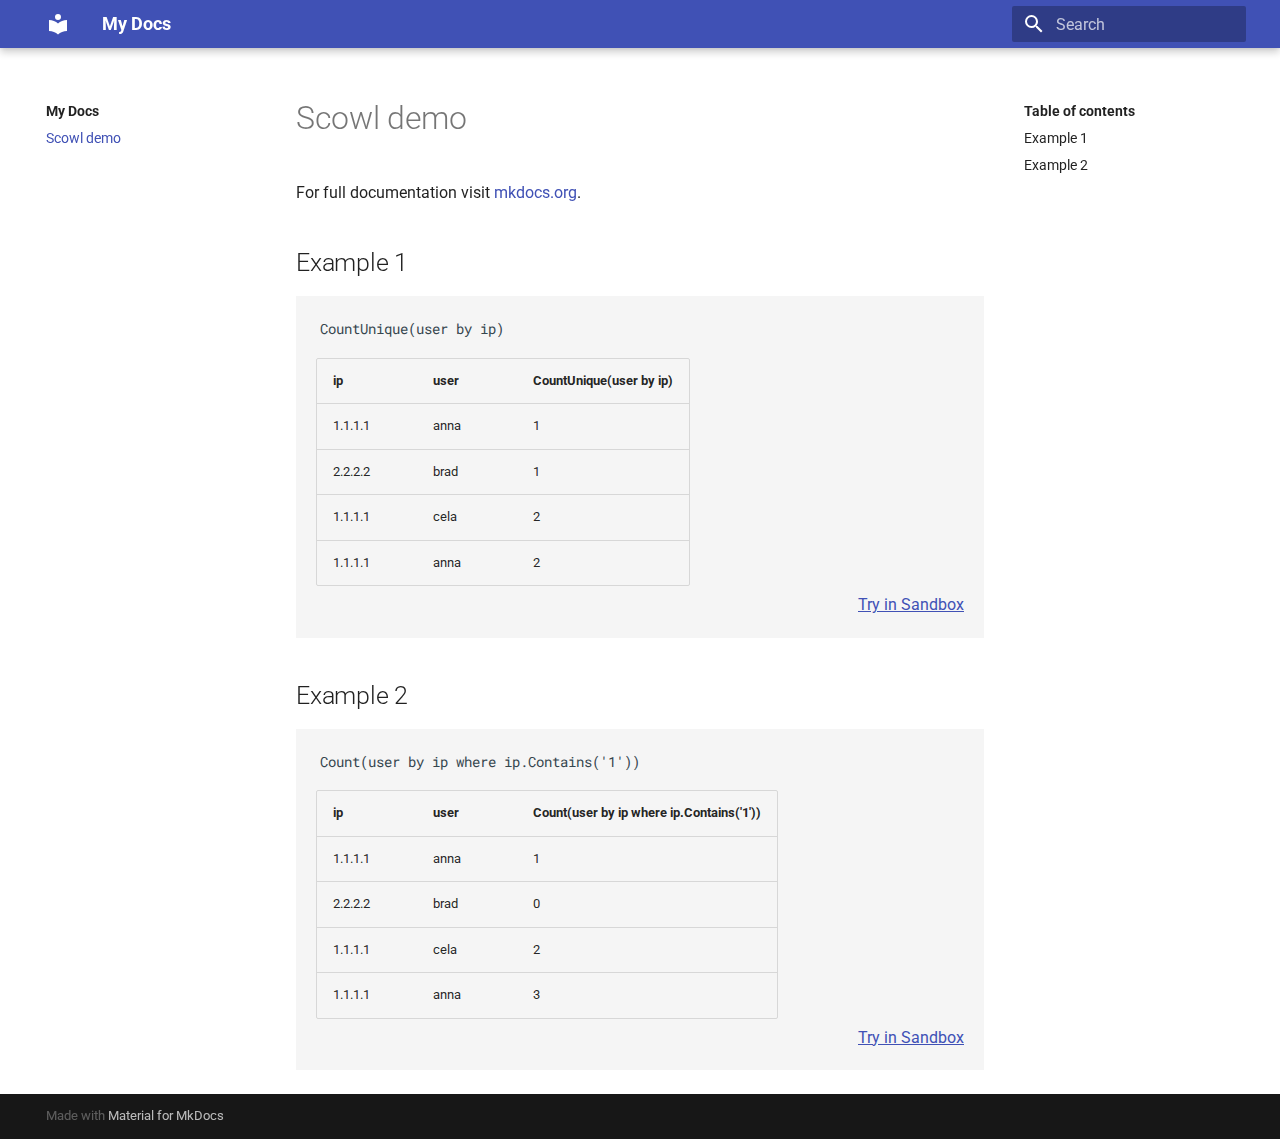
<file: index.html>
<!doctype html>
<html lang="en" class="no-js">
  <head>
    
      <meta charset="utf-8">
      <meta name="viewport" content="width=device-width,initial-scale=1">
      
      
      
      <link rel="icon" href="assets/images/favicon.png">
      <meta name="generator" content="mkdocs-1.3.1, mkdocs-material-8.4.3">
    
    
      
        <title>My Docs</title>
      
    
    
      <link rel="stylesheet" href="assets/stylesheets/main.6b80c2a2.min.css">
      
        
        <link rel="stylesheet" href="assets/stylesheets/palette.cbb835fc.min.css">
        
      
      
    
    
    
      
        
        
        <link rel="preconnect" href="https://fonts.gstatic.com" crossorigin>
        <link rel="stylesheet" href="https://fonts.googleapis.com/css?family=Roboto:300,300i,400,400i,700,700i%7CRoboto+Mono:400,400i,700,700i&display=fallback">
        <style>:root{--md-text-font:"Roboto";--md-code-font:"Roboto Mono"}</style>
      
    
    
      <link rel="stylesheet" href="index.css">
    
    <script>__md_scope=new URL(".",location),__md_hash=e=>[...e].reduce((e,_)=>(e<<5)-e+_.charCodeAt(0),0),__md_get=(e,_=localStorage,t=__md_scope)=>JSON.parse(_.getItem(t.pathname+"."+e)),__md_set=(e,_,t=localStorage,a=__md_scope)=>{try{t.setItem(a.pathname+"."+e,JSON.stringify(_))}catch(e){}}</script>
    
      

    
    
  </head>
  
  
    
    
    
    
    
    <body dir="ltr" data-md-color-scheme="" data-md-color-primary="none" data-md-color-accent="none">
  
    
    
    <input class="md-toggle" data-md-toggle="drawer" type="checkbox" id="__drawer" autocomplete="off">
    <input class="md-toggle" data-md-toggle="search" type="checkbox" id="__search" autocomplete="off">
    <label class="md-overlay" for="__drawer"></label>
    <div data-md-component="skip">
      
        
        <a href="#scowl-demo" class="md-skip">
          Skip to content
        </a>
      
    </div>
    <div data-md-component="announce">
      
    </div>
    
    
      

<header class="md-header" data-md-component="header">
  <nav class="md-header__inner md-grid" aria-label="Header">
    <a href="." title="My Docs" class="md-header__button md-logo" aria-label="My Docs" data-md-component="logo">
      
  
  <svg xmlns="http://www.w3.org/2000/svg" viewBox="0 0 24 24"><path d="M12 8a3 3 0 0 0 3-3 3 3 0 0 0-3-3 3 3 0 0 0-3 3 3 3 0 0 0 3 3m0 3.54C9.64 9.35 6.5 8 3 8v11c3.5 0 6.64 1.35 9 3.54 2.36-2.19 5.5-3.54 9-3.54V8c-3.5 0-6.64 1.35-9 3.54Z"/></svg>

    </a>
    <label class="md-header__button md-icon" for="__drawer">
      <svg xmlns="http://www.w3.org/2000/svg" viewBox="0 0 24 24"><path d="M3 6h18v2H3V6m0 5h18v2H3v-2m0 5h18v2H3v-2Z"/></svg>
    </label>
    <div class="md-header__title" data-md-component="header-title">
      <div class="md-header__ellipsis">
        <div class="md-header__topic">
          <span class="md-ellipsis">
            My Docs
          </span>
        </div>
        <div class="md-header__topic" data-md-component="header-topic">
          <span class="md-ellipsis">
            
              Scowl demo
            
          </span>
        </div>
      </div>
    </div>
    
    
    
      <label class="md-header__button md-icon" for="__search">
        <svg xmlns="http://www.w3.org/2000/svg" viewBox="0 0 24 24"><path d="M9.5 3A6.5 6.5 0 0 1 16 9.5c0 1.61-.59 3.09-1.56 4.23l.27.27h.79l5 5-1.5 1.5-5-5v-.79l-.27-.27A6.516 6.516 0 0 1 9.5 16 6.5 6.5 0 0 1 3 9.5 6.5 6.5 0 0 1 9.5 3m0 2C7 5 5 7 5 9.5S7 14 9.5 14 14 12 14 9.5 12 5 9.5 5Z"/></svg>
      </label>
      <div class="md-search" data-md-component="search" role="dialog">
  <label class="md-search__overlay" for="__search"></label>
  <div class="md-search__inner" role="search">
    <form class="md-search__form" name="search">
      <input type="text" class="md-search__input" name="query" aria-label="Search" placeholder="Search" autocapitalize="off" autocorrect="off" autocomplete="off" spellcheck="false" data-md-component="search-query" required>
      <label class="md-search__icon md-icon" for="__search">
        <svg xmlns="http://www.w3.org/2000/svg" viewBox="0 0 24 24"><path d="M9.5 3A6.5 6.5 0 0 1 16 9.5c0 1.61-.59 3.09-1.56 4.23l.27.27h.79l5 5-1.5 1.5-5-5v-.79l-.27-.27A6.516 6.516 0 0 1 9.5 16 6.5 6.5 0 0 1 3 9.5 6.5 6.5 0 0 1 9.5 3m0 2C7 5 5 7 5 9.5S7 14 9.5 14 14 12 14 9.5 12 5 9.5 5Z"/></svg>
        <svg xmlns="http://www.w3.org/2000/svg" viewBox="0 0 24 24"><path d="M20 11v2H8l5.5 5.5-1.42 1.42L4.16 12l7.92-7.92L13.5 5.5 8 11h12Z"/></svg>
      </label>
      <nav class="md-search__options" aria-label="Search">
        
        <button type="reset" class="md-search__icon md-icon" aria-label="Clear" tabindex="-1">
          <svg xmlns="http://www.w3.org/2000/svg" viewBox="0 0 24 24"><path d="M19 6.41 17.59 5 12 10.59 6.41 5 5 6.41 10.59 12 5 17.59 6.41 19 12 13.41 17.59 19 19 17.59 13.41 12 19 6.41Z"/></svg>
        </button>
      </nav>
      
    </form>
    <div class="md-search__output">
      <div class="md-search__scrollwrap" data-md-scrollfix>
        <div class="md-search-result" data-md-component="search-result">
          <div class="md-search-result__meta">
            Initializing search
          </div>
          <ol class="md-search-result__list"></ol>
        </div>
      </div>
    </div>
  </div>
</div>
    
    
  </nav>
  
</header>
    
    <div class="md-container" data-md-component="container">
      
      
        
          
        
      
      <main class="md-main" data-md-component="main">
        <div class="md-main__inner md-grid">
          
            
              
              <div class="md-sidebar md-sidebar--primary" data-md-component="sidebar" data-md-type="navigation" >
                <div class="md-sidebar__scrollwrap">
                  <div class="md-sidebar__inner">
                    


<nav class="md-nav md-nav--primary" aria-label="Navigation" data-md-level="0">
  <label class="md-nav__title" for="__drawer">
    <a href="." title="My Docs" class="md-nav__button md-logo" aria-label="My Docs" data-md-component="logo">
      
  
  <svg xmlns="http://www.w3.org/2000/svg" viewBox="0 0 24 24"><path d="M12 8a3 3 0 0 0 3-3 3 3 0 0 0-3-3 3 3 0 0 0-3 3 3 3 0 0 0 3 3m0 3.54C9.64 9.35 6.5 8 3 8v11c3.5 0 6.64 1.35 9 3.54 2.36-2.19 5.5-3.54 9-3.54V8c-3.5 0-6.64 1.35-9 3.54Z"/></svg>

    </a>
    My Docs
  </label>
  
  <ul class="md-nav__list" data-md-scrollfix>
    
      
      
      

  
  
    
  
  
    <li class="md-nav__item md-nav__item--active">
      
      <input class="md-nav__toggle md-toggle" data-md-toggle="toc" type="checkbox" id="__toc">
      
      
        
      
      
        <label class="md-nav__link md-nav__link--active" for="__toc">
          Scowl demo
          <span class="md-nav__icon md-icon"></span>
        </label>
      
      <a href="." class="md-nav__link md-nav__link--active">
        Scowl demo
      </a>
      
        

<nav class="md-nav md-nav--secondary" aria-label="Table of contents">
  
  
  
    
  
  
    <label class="md-nav__title" for="__toc">
      <span class="md-nav__icon md-icon"></span>
      Table of contents
    </label>
    <ul class="md-nav__list" data-md-component="toc" data-md-scrollfix>
      
        <li class="md-nav__item">
  <a href="#example-1" class="md-nav__link">
    Example 1
  </a>
  
</li>
      
        <li class="md-nav__item">
  <a href="#example-2" class="md-nav__link">
    Example 2
  </a>
  
</li>
      
    </ul>
  
</nav>
      
    </li>
  

    
  </ul>
</nav>
                  </div>
                </div>
              </div>
            
            
              
              <div class="md-sidebar md-sidebar--secondary" data-md-component="sidebar" data-md-type="toc" >
                <div class="md-sidebar__scrollwrap">
                  <div class="md-sidebar__inner">
                    

<nav class="md-nav md-nav--secondary" aria-label="Table of contents">
  
  
  
    
  
  
    <label class="md-nav__title" for="__toc">
      <span class="md-nav__icon md-icon"></span>
      Table of contents
    </label>
    <ul class="md-nav__list" data-md-component="toc" data-md-scrollfix>
      
        <li class="md-nav__item">
  <a href="#example-1" class="md-nav__link">
    Example 1
  </a>
  
</li>
      
        <li class="md-nav__item">
  <a href="#example-2" class="md-nav__link">
    Example 2
  </a>
  
</li>
      
    </ul>
  
</nav>
                  </div>
                </div>
              </div>
            
          
          <div class="md-content" data-md-component="content">
            <article class="md-content__inner md-typeset">
              
                


<h1 id="scowl-demo">Scowl demo</h1>
<p>For full documentation visit <a href="https://www.mkdocs.org">mkdocs.org</a>.</p>
<h2 id="example-1">Example 1</h2>
<div class="scowl-container">
  <div class="scowl-example">
    <code>CountUnique(user by ip)</code>
    <table>
      <thead>
        <tr>
          <th>ip</th>
          <th>user</th>
          <th>CountUnique(user by ip)</th>
        </tr>
      </thead>
      <tbody>
      <tr>
        <td>1.1.1.1</td>
        <td>anna</td>
        <td>1</td>
      </tr>
      <tr>
        <td>2.2.2.2</td>
        <td>brad</td>
        <td>1</td>
      </tr>
      <tr>
        <td>1.1.1.1</td>
        <td>cela</td>
        <td>2</td>
      </tr>
      <tr>
        <td>1.1.1.1</td>
        <td>anna</td>
        <td>2</td>
      </tr>
      </tbody>
    </table>
    <a href="#" class="btn-sandbox" data-scowl-query="CountUnique(user by ip)">
      Try in Sandbox
    </a>
  </div>
</div>

<h2 id="example-2">Example 2</h2>
<div class="scowl-container">
  <div class="scowl-example">
    <code>Count(user by ip where ip.Contains('1'))</code>
    <table>
      <thead>
        <tr>
          <th>ip</th>
          <th>user</th>
          <th>Count(user by ip where ip.Contains('1'))</th>
        </tr>
      </thead>
      <tbody>
      <tr>
        <td>1.1.1.1</td>
        <td>anna</td>
        <td>1</td>
      </tr>
      <tr>
        <td>2.2.2.2</td>
        <td>brad</td>
        <td>0</td>
      </tr>
      <tr>
        <td>1.1.1.1</td>
        <td>cela</td>
        <td>2</td>
      </tr>
      <tr>
        <td>1.1.1.1</td>
        <td>anna</td>
        <td>3</td>
      </tr>
      </tbody>
    </table>
    <a href="#" class="btn-sandbox" data-scowl-query="Count(user by ip where ip.Contains('1'))">
      Try in Sandbox
    </a>
  </div>
</div>




              
            </article>
            
          </div>
        </div>
        
      </main>
      
        <footer class="md-footer">
  
  <div class="md-footer-meta md-typeset">
    <div class="md-footer-meta__inner md-grid">
      <div class="md-copyright">
  
  
    Made with
    <a href="https://squidfunk.github.io/mkdocs-material/" target="_blank" rel="noopener">
      Material for MkDocs
    </a>
  
</div>
      
    </div>
  </div>
</footer>
      
    </div>
    <div class="md-dialog" data-md-component="dialog">
      <div class="md-dialog__inner md-typeset"></div>
    </div>
    
    <script id="__config" type="application/json">{"base": ".", "features": [], "search": "assets/javascripts/workers/search.ecf98df9.min.js", "translations": {"clipboard.copied": "Copied to clipboard", "clipboard.copy": "Copy to clipboard", "search.config.lang": "en", "search.config.pipeline": "trimmer, stopWordFilter", "search.config.separator": "[\\s\\-]+", "search.placeholder": "Search", "search.result.more.one": "1 more on this page", "search.result.more.other": "# more on this page", "search.result.none": "No matching documents", "search.result.one": "1 matching document", "search.result.other": "# matching documents", "search.result.placeholder": "Type to start searching", "search.result.term.missing": "Missing", "select.version.title": "Select version"}}</script>
    
    
      <script src="assets/javascripts/bundle.2ab50757.min.js"></script>
      
        <script src="index.js"></script>
      
    
  </body>
</html>
</file>
<file: index.css>
.scowl-example {
  background-color: #f5f5f5;
  padding: 20px 20px;
  position: relative;
}

.scowl-example table {
  background-color: transparent !important;
}

.btn-sandbox {
  position: absolute;
  right: 20px;
  bottom: 20px;
  text-decoration: underline;
}
</file>
<file: assets/stylesheets/main.6b80c2a2.min.css>
@charset "UTF-8";html{-webkit-text-size-adjust:none;-moz-text-size-adjust:none;-ms-text-size-adjust:none;text-size-adjust:none;box-sizing:border-box}*,:after,:before{box-sizing:inherit}@media (prefers-reduced-motion){*,:after,:before{transition:none!important}}body{margin:0}a,button,input,label{-webkit-tap-highlight-color:transparent}a{color:inherit;text-decoration:none}hr{border:0;box-sizing:initial;display:block;height:.05rem;overflow:visible;padding:0}small{font-size:80%}sub,sup{line-height:1em}img{border-style:none}table{border-collapse:initial;border-spacing:0}td,th{font-weight:400;vertical-align:top}button{background:transparent;border:0;font-family:inherit;font-size:inherit;margin:0;padding:0}input{border:0;outline:none}:root,[data-md-color-scheme=default]{--md-default-fg-color:rgba(0,0,0,.87);--md-default-fg-color--light:rgba(0,0,0,.54);--md-default-fg-color--lighter:rgba(0,0,0,.32);--md-default-fg-color--lightest:rgba(0,0,0,.07);--md-default-bg-color:#fff;--md-default-bg-color--light:hsla(0,0%,100%,.7);--md-default-bg-color--lighter:hsla(0,0%,100%,.3);--md-default-bg-color--lightest:hsla(0,0%,100%,.12);--md-primary-fg-color:#4051b5;--md-primary-fg-color--light:#5d6cc0;--md-primary-fg-color--dark:#303fa1;--md-primary-bg-color:#fff;--md-primary-bg-color--light:hsla(0,0%,100%,.7);--md-accent-fg-color:#526cfe;--md-accent-fg-color--transparent:rgba(82,108,254,.1);--md-accent-bg-color:#fff;--md-accent-bg-color--light:hsla(0,0%,100%,.7);--md-code-fg-color:#36464e;--md-code-bg-color:#f5f5f5;--md-code-hl-color:rgba(255,255,0,.5);--md-code-hl-number-color:#d52a2a;--md-code-hl-special-color:#db1457;--md-code-hl-function-color:#a846b9;--md-code-hl-constant-color:#6e59d9;--md-code-hl-keyword-color:#3f6ec6;--md-code-hl-string-color:#1c7d4d;--md-code-hl-name-color:var(--md-code-fg-color);--md-code-hl-operator-color:var(--md-default-fg-color--light);--md-code-hl-punctuation-color:var(--md-default-fg-color--light);--md-code-hl-comment-color:var(--md-default-fg-color--light);--md-code-hl-generic-color:var(--md-default-fg-color--light);--md-code-hl-variable-color:var(--md-default-fg-color--light);--md-typeset-color:var(--md-default-fg-color);--md-typeset-a-color:var(--md-primary-fg-color);--md-typeset-mark-color:rgba(255,255,0,.5);--md-typeset-del-color:rgba(245,80,61,.15);--md-typeset-ins-color:rgba(11,213,112,.15);--md-typeset-kbd-color:#fafafa;--md-typeset-kbd-accent-color:#fff;--md-typeset-kbd-border-color:#b8b8b8;--md-typeset-table-color:rgba(0,0,0,.12);--md-admonition-fg-color:var(--md-default-fg-color);--md-admonition-bg-color:var(--md-default-bg-color);--md-footer-fg-color:#fff;--md-footer-fg-color--light:hsla(0,0%,100%,.7);--md-footer-fg-color--lighter:hsla(0,0%,100%,.3);--md-footer-bg-color:rgba(0,0,0,.87);--md-footer-bg-color--dark:rgba(0,0,0,.32);--md-shadow-z1:0 0.2rem 0.5rem rgba(0,0,0,.05),0 0 0.05rem rgba(0,0,0,.1);--md-shadow-z2:0 0.2rem 0.5rem rgba(0,0,0,.1),0 0 0.05rem rgba(0,0,0,.25);--md-shadow-z3:0 0.2rem 0.5rem rgba(0,0,0,.2),0 0 0.05rem rgba(0,0,0,.35)}.md-icon svg{fill:currentcolor;display:block;height:1.2rem;width:1.2rem}body{-webkit-font-smoothing:antialiased;-moz-osx-font-smoothing:grayscale;--md-text-font-family:var(--md-text-font,_),-apple-system,BlinkMacSystemFont,Helvetica,Arial,sans-serif;--md-code-font-family:var(--md-code-font,_),SFMono-Regular,Consolas,Menlo,monospace}body,input{font-feature-settings:"kern","liga";font-family:var(--md-text-font-family)}body,code,input,kbd,pre{color:var(--md-typeset-color)}code,kbd,pre{font-feature-settings:"kern";font-family:var(--md-code-font-family)}:root{--md-typeset-table-sort-icon:url('data:image/svg+xml;charset=utf-8,<svg xmlns="http://www.w3.org/2000/svg" viewBox="0 0 24 24"><path d="m18 21-4-4h3V7h-3l4-4 4 4h-3v10h3M2 19v-2h10v2M2 13v-2h7v2M2 7V5h4v2H2Z"/></svg>');--md-typeset-table-sort-icon--asc:url('data:image/svg+xml;charset=utf-8,<svg xmlns="http://www.w3.org/2000/svg" viewBox="0 0 24 24"><path d="M19 17h3l-4 4-4-4h3V3h2M2 17h10v2H2M6 5v2H2V5m0 6h7v2H2v-2Z"/></svg>');--md-typeset-table-sort-icon--desc:url('data:image/svg+xml;charset=utf-8,<svg xmlns="http://www.w3.org/2000/svg" viewBox="0 0 24 24"><path d="M19 7h3l-4-4-4 4h3v14h2M2 17h10v2H2M6 5v2H2V5m0 6h7v2H2v-2Z"/></svg>')}.md-typeset{-webkit-print-color-adjust:exact;color-adjust:exact;font-size:.8rem;line-height:1.6}@media print{.md-typeset{font-size:.68rem}}.md-typeset blockquote,.md-typeset dl,.md-typeset figure,.md-typeset ol,.md-typeset pre,.md-typeset ul{margin-bottom:1em;margin-top:1em}.md-typeset h1{color:var(--md-default-fg-color--light);font-size:2em;line-height:1.3;margin:0 0 1.25em}.md-typeset h1,.md-typeset h2{font-weight:300;letter-spacing:-.01em}.md-typeset h2{font-size:1.5625em;line-height:1.4;margin:1.6em 0 .64em}.md-typeset h3{font-size:1.25em;font-weight:400;letter-spacing:-.01em;line-height:1.5;margin:1.6em 0 .8em}.md-typeset h2+h3{margin-top:.8em}.md-typeset h4{font-weight:700;letter-spacing:-.01em;margin:1em 0}.md-typeset h5,.md-typeset h6{color:var(--md-default-fg-color--light);font-size:.8em;font-weight:700;letter-spacing:-.01em;margin:1.25em 0}.md-typeset h5{text-transform:uppercase}.md-typeset hr{border-bottom:.05rem solid var(--md-default-fg-color--lightest);display:flow-root;margin:1.5em 0}.md-typeset a{color:var(--md-typeset-a-color);word-break:break-word}.md-typeset a,.md-typeset a:before{transition:color 125ms}.md-typeset a:focus,.md-typeset a:hover{color:var(--md-accent-fg-color)}.md-typeset a:focus code,.md-typeset a:hover code{background-color:var(--md-accent-fg-color--transparent)}.md-typeset a code{color:currentcolor;transition:background-color 125ms}.md-typeset a.focus-visible{outline-color:var(--md-accent-fg-color);outline-offset:.2rem}.md-typeset code,.md-typeset kbd,.md-typeset pre{color:var(--md-code-fg-color);direction:ltr}@media print{.md-typeset code,.md-typeset kbd,.md-typeset pre{white-space:pre-wrap}}.md-typeset code{background-color:var(--md-code-bg-color);border-radius:.1rem;-webkit-box-decoration-break:clone;box-decoration-break:clone;font-size:.85em;padding:0 .2941176471em;word-break:break-word}.md-typeset code:not(.focus-visible){-webkit-tap-highlight-color:transparent;outline:none}.md-typeset pre{display:flow-root;line-height:1.4;position:relative}.md-typeset pre>code{-webkit-box-decoration-break:slice;box-decoration-break:slice;box-shadow:none;display:block;margin:0;outline-color:var(--md-accent-fg-color);overflow:auto;padding:.7720588235em 1.1764705882em;scrollbar-color:var(--md-default-fg-color--lighter) transparent;scrollbar-width:thin;touch-action:auto;word-break:normal}.md-typeset pre>code:hover{scrollbar-color:var(--md-accent-fg-color) transparent}.md-typeset pre>code::-webkit-scrollbar{height:.2rem;width:.2rem}.md-typeset pre>code::-webkit-scrollbar-thumb{background-color:var(--md-default-fg-color--lighter)}.md-typeset pre>code::-webkit-scrollbar-thumb:hover{background-color:var(--md-accent-fg-color)}.md-typeset kbd{background-color:var(--md-typeset-kbd-color);border-radius:.1rem;box-shadow:0 .1rem 0 .05rem var(--md-typeset-kbd-border-color),0 .1rem 0 var(--md-typeset-kbd-border-color),0 -.1rem .2rem var(--md-typeset-kbd-accent-color) inset;color:var(--md-default-fg-color);display:inline-block;font-size:.75em;padding:0 .6666666667em;vertical-align:text-top;word-break:break-word}.md-typeset mark{background-color:var(--md-typeset-mark-color);-webkit-box-decoration-break:clone;box-decoration-break:clone;color:inherit;word-break:break-word}.md-typeset abbr{border-bottom:.05rem dotted var(--md-default-fg-color--light);cursor:help;text-decoration:none}@media (hover:none){.md-typeset abbr{position:relative}.md-typeset abbr[title]:-webkit-any(:focus,:hover):after{background-color:var(--md-default-fg-color);border-radius:.1rem;box-shadow:var(--md-shadow-z3);color:var(--md-default-bg-color);content:attr(title);display:inline-block;font-size:.7rem;margin-top:2em;max-width:80%;min-width:-webkit-max-content;min-width:max-content;padding:.2rem .3rem;position:absolute;width:auto}.md-typeset abbr[title]:-moz-any(:focus,:hover):after{background-color:var(--md-default-fg-color);border-radius:.1rem;box-shadow:var(--md-shadow-z3);color:var(--md-default-bg-color);content:attr(title);display:inline-block;font-size:.7rem;margin-top:2em;max-width:80%;min-width:-moz-max-content;min-width:max-content;padding:.2rem .3rem;position:absolute;width:auto}[dir=ltr] .md-typeset abbr[title]:-webkit-any(:focus,:hover):after{left:0}[dir=ltr] .md-typeset abbr[title]:-moz-any(:focus,:hover):after{left:0}[dir=ltr] .md-typeset abbr[title]:is(:focus,:hover):after{left:0}[dir=rtl] .md-typeset abbr[title]:-webkit-any(:focus,:hover):after{right:0}[dir=rtl] .md-typeset abbr[title]:-moz-any(:focus,:hover):after{right:0}[dir=rtl] .md-typeset abbr[title]:is(:focus,:hover):after{right:0}.md-typeset abbr[title]:is(:focus,:hover):after{background-color:var(--md-default-fg-color);border-radius:.1rem;box-shadow:var(--md-shadow-z3);color:var(--md-default-bg-color);content:attr(title);display:inline-block;font-size:.7rem;margin-top:2em;max-width:80%;min-width:-webkit-max-content;min-width:-moz-max-content;min-width:max-content;padding:.2rem .3rem;position:absolute;width:auto}}.md-typeset small{opacity:.75}[dir=ltr] .md-typeset sub,[dir=ltr] .md-typeset sup{margin-left:.078125em}[dir=rtl] .md-typeset sub,[dir=rtl] .md-typeset sup{margin-right:.078125em}[dir=ltr] .md-typeset blockquote{padding-left:.6rem}[dir=rtl] .md-typeset blockquote{padding-right:.6rem}[dir=ltr] .md-typeset blockquote{border-left:.2rem solid var(--md-default-fg-color--lighter)}[dir=rtl] .md-typeset blockquote{border-right:.2rem solid var(--md-default-fg-color--lighter)}.md-typeset blockquote{color:var(--md-default-fg-color--light);margin-left:0;margin-right:0}.md-typeset ul{list-style-type:disc}[dir=ltr] .md-typeset ol,[dir=ltr] .md-typeset ul{margin-left:.625em}[dir=rtl] .md-typeset ol,[dir=rtl] .md-typeset ul{margin-right:.625em}.md-typeset ol,.md-typeset ul{padding:0}.md-typeset ol:not([hidden]),.md-typeset ul:not([hidden]){display:flow-root}.md-typeset ol ol,.md-typeset ul ol{list-style-type:lower-alpha}.md-typeset ol ol ol,.md-typeset ul ol ol{list-style-type:lower-roman}[dir=ltr] .md-typeset ol li,[dir=ltr] .md-typeset ul li{margin-left:1.25em}[dir=rtl] .md-typeset ol li,[dir=rtl] .md-typeset ul li{margin-right:1.25em}.md-typeset ol li,.md-typeset ul li{margin-bottom:.5em}.md-typeset ol li blockquote,.md-typeset ol li p,.md-typeset ul li blockquote,.md-typeset ul li p{margin:.5em 0}.md-typeset ol li:last-child,.md-typeset ul li:last-child{margin-bottom:0}.md-typeset ol li :-webkit-any(ul,ol),.md-typeset ul li :-webkit-any(ul,ol){margin-bottom:.5em;margin-top:.5em}.md-typeset ol li :-moz-any(ul,ol),.md-typeset ul li :-moz-any(ul,ol){margin-bottom:.5em;margin-top:.5em}[dir=ltr] .md-typeset ol li :-webkit-any(ul,ol),[dir=ltr] .md-typeset ul li :-webkit-any(ul,ol){margin-left:.625em}[dir=ltr] .md-typeset ol li :-moz-any(ul,ol),[dir=ltr] .md-typeset ul li :-moz-any(ul,ol){margin-left:.625em}[dir=ltr] .md-typeset ol li :is(ul,ol),[dir=ltr] .md-typeset ul li :is(ul,ol){margin-left:.625em}[dir=rtl] .md-typeset ol li :-webkit-any(ul,ol),[dir=rtl] .md-typeset ul li :-webkit-any(ul,ol){margin-right:.625em}[dir=rtl] .md-typeset ol li :-moz-any(ul,ol),[dir=rtl] .md-typeset ul li :-moz-any(ul,ol){margin-right:.625em}[dir=rtl] .md-typeset ol li :is(ul,ol),[dir=rtl] .md-typeset ul li :is(ul,ol){margin-right:.625em}.md-typeset ol li :is(ul,ol),.md-typeset ul li :is(ul,ol){margin-bottom:.5em;margin-top:.5em}[dir=ltr] .md-typeset dd{margin-left:1.875em}[dir=rtl] .md-typeset dd{margin-right:1.875em}.md-typeset dd{margin-bottom:1.5em;margin-top:1em}.md-typeset img,.md-typeset svg,.md-typeset video{height:auto;max-width:100%}.md-typeset img[align=left]{margin:1em 1em 1em 0}.md-typeset img[align=right]{margin:1em 0 1em 1em}.md-typeset img[align]:only-child{margin-top:0}.md-typeset img[src$="#gh-dark-mode-only"],.md-typeset img[src$="#only-dark"]{display:none}.md-typeset figure{display:flow-root;margin:1em auto;max-width:100%;text-align:center;width:-webkit-fit-content;width:-moz-fit-content;width:fit-content}.md-typeset figure img{display:block}.md-typeset figcaption{font-style:italic;margin:1em auto;max-width:24rem}.md-typeset iframe{max-width:100%}.md-typeset table:not([class]){background-color:var(--md-default-bg-color);border:.05rem solid var(--md-typeset-table-color);border-radius:.1rem;display:inline-block;font-size:.64rem;max-width:100%;overflow:auto;touch-action:auto}@media print{.md-typeset table:not([class]){display:table}}.md-typeset table:not([class])+*{margin-top:1.5em}.md-typeset table:not([class]) :-webkit-any(th,td)>:first-child{margin-top:0}.md-typeset table:not([class]) :-moz-any(th,td)>:first-child{margin-top:0}.md-typeset table:not([class]) :is(th,td)>:first-child{margin-top:0}.md-typeset table:not([class]) :-webkit-any(th,td)>:last-child{margin-bottom:0}.md-typeset table:not([class]) :-moz-any(th,td)>:last-child{margin-bottom:0}.md-typeset table:not([class]) :is(th,td)>:last-child{margin-bottom:0}.md-typeset table:not([class]) :-webkit-any(th,td):not([align]){text-align:left}.md-typeset table:not([class]) :-moz-any(th,td):not([align]){text-align:left}.md-typeset table:not([class]) :is(th,td):not([align]){text-align:left}[dir=rtl] .md-typeset table:not([class]) :-webkit-any(th,td):not([align]){text-align:right}[dir=rtl] .md-typeset table:not([class]) :-moz-any(th,td):not([align]){text-align:right}[dir=rtl] .md-typeset table:not([class]) :is(th,td):not([align]){text-align:right}.md-typeset table:not([class]) th{font-weight:700;min-width:5rem;padding:.9375em 1.25em;vertical-align:top}.md-typeset table:not([class]) td{border-top:.05rem solid var(--md-typeset-table-color);padding:.9375em 1.25em;vertical-align:top}.md-typeset table:not([class]) tbody tr{transition:background-color 125ms}.md-typeset table:not([class]) tbody tr:hover{background-color:rgba(0,0,0,.035);box-shadow:0 .05rem 0 var(--md-default-bg-color) inset}.md-typeset table:not([class]) a{word-break:normal}.md-typeset table th[role=columnheader]{cursor:pointer}[dir=ltr] .md-typeset table th[role=columnheader]:after{margin-left:.5em}[dir=rtl] .md-typeset table th[role=columnheader]:after{margin-right:.5em}.md-typeset table th[role=columnheader]:after{content:"";display:inline-block;height:1.2em;-webkit-mask-image:var(--md-typeset-table-sort-icon);mask-image:var(--md-typeset-table-sort-icon);-webkit-mask-repeat:no-repeat;mask-repeat:no-repeat;-webkit-mask-size:contain;mask-size:contain;transition:background-color 125ms;vertical-align:text-bottom;width:1.2em}.md-typeset table th[role=columnheader]:hover:after{background-color:var(--md-default-fg-color--lighter)}.md-typeset table th[role=columnheader][aria-sort=ascending]:after{background-color:var(--md-default-fg-color--light);-webkit-mask-image:var(--md-typeset-table-sort-icon--asc);mask-image:var(--md-typeset-table-sort-icon--asc)}.md-typeset table th[role=columnheader][aria-sort=descending]:after{background-color:var(--md-default-fg-color--light);-webkit-mask-image:var(--md-typeset-table-sort-icon--desc);mask-image:var(--md-typeset-table-sort-icon--desc)}.md-typeset__scrollwrap{margin:1em -.8rem;overflow-x:auto;touch-action:auto}.md-typeset__table{display:inline-block;margin-bottom:.5em;padding:0 .8rem}@media print{.md-typeset__table{display:block}}html .md-typeset__table table{display:table;margin:0;overflow:hidden;width:100%}@media screen and (max-width:44.9375em){.md-content__inner>pre{margin:1em -.8rem}.md-content__inner>pre code{border-radius:0}}.md-banner{background-color:var(--md-footer-bg-color);color:var(--md-footer-fg-color);overflow:auto}@media print{.md-banner{display:none}}.md-banner--warning{background:var(--md-typeset-mark-color);color:var(--md-default-fg-color)}.md-banner__inner{font-size:.7rem;margin:.6rem auto;padding:0 .8rem}.md-banner__button{color:inherit;cursor:pointer;float:right;transition:opacity .25s}.md-banner__button:hover{opacity:.7}html{font-size:125%;height:100%;overflow-x:hidden}@media screen and (min-width:100em){html{font-size:137.5%}}@media screen and (min-width:125em){html{font-size:150%}}body{background-color:var(--md-default-bg-color);display:flex;flex-direction:column;font-size:.5rem;min-height:100%;position:relative;width:100%}@media print{body{display:block}}@media screen and (max-width:59.9375em){body[data-md-scrolllock]{position:fixed}}.md-grid{margin-left:auto;margin-right:auto;max-width:61rem}.md-container{display:flex;flex-direction:column;flex-grow:1}@media print{.md-container{display:block}}.md-main{flex-grow:1}.md-main__inner{display:flex;height:100%;margin-top:1.5rem}.md-ellipsis{overflow:hidden;text-overflow:ellipsis;white-space:nowrap}.md-toggle{display:none}.md-option{height:0;opacity:0;position:absolute;width:0}.md-option:checked+label:not([hidden]){display:block}.md-option.focus-visible+label{outline-color:var(--md-accent-fg-color);outline-style:auto}.md-skip{background-color:var(--md-default-fg-color);border-radius:.1rem;color:var(--md-default-bg-color);font-size:.64rem;margin:.5rem;opacity:0;outline-color:var(--md-accent-fg-color);padding:.3rem .5rem;position:fixed;transform:translateY(.4rem);z-index:-1}.md-skip:focus{opacity:1;transform:translateY(0);transition:transform .25s cubic-bezier(.4,0,.2,1),opacity 175ms 75ms;z-index:10}@page{margin:25mm}:root{--md-clipboard-icon:url('data:image/svg+xml;charset=utf-8,<svg xmlns="http://www.w3.org/2000/svg" viewBox="0 0 24 24"><path d="M19 21H8V7h11m0-2H8a2 2 0 0 0-2 2v14a2 2 0 0 0 2 2h11a2 2 0 0 0 2-2V7a2 2 0 0 0-2-2m-3-4H4a2 2 0 0 0-2 2v14h2V3h12V1Z"/></svg>')}.md-clipboard{border-radius:.1rem;color:var(--md-default-fg-color--lightest);cursor:pointer;height:1.5em;outline-color:var(--md-accent-fg-color);outline-offset:.1rem;position:absolute;right:.5em;top:.5em;transition:color .25s;width:1.5em;z-index:1}@media print{.md-clipboard{display:none}}.md-clipboard:not(.focus-visible){-webkit-tap-highlight-color:transparent;outline:none}:hover>.md-clipboard{color:var(--md-default-fg-color--light)}.md-clipboard:-webkit-any(:focus,:hover){color:var(--md-accent-fg-color)}.md-clipboard:-moz-any(:focus,:hover){color:var(--md-accent-fg-color)}.md-clipboard:is(:focus,:hover){color:var(--md-accent-fg-color)}.md-clipboard:after{background-color:currentcolor;content:"";display:block;height:1.125em;margin:0 auto;-webkit-mask-image:var(--md-clipboard-icon);mask-image:var(--md-clipboard-icon);-webkit-mask-repeat:no-repeat;mask-repeat:no-repeat;-webkit-mask-size:contain;mask-size:contain;width:1.125em}.md-clipboard--inline{cursor:pointer}.md-clipboard--inline code{transition:color .25s,background-color .25s}.md-clipboard--inline:-webkit-any(:focus,:hover) code{background-color:var(--md-accent-fg-color--transparent);color:var(--md-accent-fg-color)}.md-clipboard--inline:-moz-any(:focus,:hover) code{background-color:var(--md-accent-fg-color--transparent);color:var(--md-accent-fg-color)}.md-clipboard--inline:is(:focus,:hover) code{background-color:var(--md-accent-fg-color--transparent);color:var(--md-accent-fg-color)}@-webkit-keyframes consent{0%{opacity:0;transform:translateY(100%)}to{opacity:1;transform:translateY(0)}}@keyframes consent{0%{opacity:0;transform:translateY(100%)}to{opacity:1;transform:translateY(0)}}@-webkit-keyframes overlay{0%{opacity:0}to{opacity:1}}@keyframes overlay{0%{opacity:0}to{opacity:1}}.md-consent__overlay{-webkit-animation:overlay .25s both;animation:overlay .25s both;-webkit-backdrop-filter:blur(.1rem);backdrop-filter:blur(.1rem);background-color:rgba(0,0,0,.54);height:100%;opacity:1;position:fixed;top:0;width:100%;z-index:5}.md-consent__inner{-webkit-animation:consent .5s cubic-bezier(.1,.7,.1,1) both;animation:consent .5s cubic-bezier(.1,.7,.1,1) both;background-color:var(--md-default-bg-color);border:0;border-radius:.1rem;bottom:0;box-shadow:0 0 .2rem rgba(0,0,0,.1),0 .2rem .4rem rgba(0,0,0,.2);max-height:100%;overflow:auto;padding:0;position:fixed;width:100%;z-index:5}.md-consent__form{padding:.8rem}.md-consent__settings{display:none;margin:1em 0}input:checked+.md-consent__settings{display:block}.md-consent__controls{margin-bottom:.8rem}.md-typeset .md-consent__controls .md-button{display:inline}@media screen and (max-width:44.9375em){.md-typeset .md-consent__controls .md-button{display:block;margin-top:.4rem;text-align:center;width:100%}}.md-consent label{cursor:pointer}.md-content{flex-grow:1;min-width:0}.md-content__inner{margin:0 .8rem 1.2rem;padding-top:.6rem}@media screen and (min-width:76.25em){[dir=ltr] .md-sidebar--primary:not([hidden])~.md-content>.md-content__inner{margin-left:1.2rem}[dir=ltr] .md-sidebar--secondary:not([hidden])~.md-content>.md-content__inner,[dir=rtl] .md-sidebar--primary:not([hidden])~.md-content>.md-content__inner{margin-right:1.2rem}[dir=rtl] .md-sidebar--secondary:not([hidden])~.md-content>.md-content__inner{margin-left:1.2rem}}.md-content__inner:before{content:"";display:block;height:.4rem}.md-content__inner>:last-child{margin-bottom:0}[dir=ltr] .md-content__button{margin-left:.4rem}[dir=rtl] .md-content__button{margin-right:.4rem}.md-content__button{float:right;margin:.4rem 0;padding:0}@media print{.md-content__button{display:none}}[dir=rtl] .md-content__button{float:left}.md-typeset .md-content__button{color:var(--md-default-fg-color--lighter)}.md-content__button svg{display:inline;vertical-align:top}[dir=rtl] .md-content__button svg{transform:scaleX(-1)}[dir=ltr] .md-dialog{right:.8rem}[dir=rtl] .md-dialog{left:.8rem}.md-dialog{background-color:var(--md-default-fg-color);border-radius:.1rem;bottom:.8rem;box-shadow:var(--md-shadow-z3);min-width:11.1rem;opacity:0;padding:.4rem .6rem;pointer-events:none;position:fixed;transform:translateY(100%);transition:transform 0ms .4s,opacity .4s;z-index:4}@media print{.md-dialog{display:none}}.md-dialog--active{opacity:1;pointer-events:auto;transform:translateY(0);transition:transform .4s cubic-bezier(.075,.85,.175,1),opacity .4s}.md-dialog__inner{color:var(--md-default-bg-color);font-size:.7rem}.md-feedback{margin:2em 0 1em;text-align:center}.md-feedback fieldset{border:none;margin:0;padding:0}.md-feedback__title{font-weight:700;margin:1em auto}.md-feedback__inner{position:relative}.md-feedback__list{align-content:baseline;display:flex;flex-wrap:wrap;justify-content:center;position:relative}.md-feedback__list:hover .md-icon:not(:disabled){color:var(--md-default-fg-color--lighter)}:disabled .md-feedback__list{min-height:1.8rem}.md-feedback__icon{color:var(--md-default-fg-color--light);cursor:pointer;flex-shrink:0;margin:0 .1rem;transition:color 125ms}.md-feedback__icon:not(:disabled).md-icon:hover{color:var(--md-accent-fg-color)}.md-feedback__icon:disabled{color:var(--md-default-fg-color--lightest);pointer-events:none}.md-feedback__note{opacity:0;position:relative;transform:translateY(.4rem);transition:transform .4s cubic-bezier(.1,.7,.1,1),opacity .15s}.md-feedback__note>*{margin:0 auto;max-width:16rem}:disabled .md-feedback__note{opacity:1;transform:translateY(0)}.md-footer{background-color:var(--md-footer-bg-color);color:var(--md-footer-fg-color)}@media print{.md-footer{display:none}}.md-footer__inner{justify-content:space-between;overflow:auto;padding:.2rem}.md-footer__inner:not([hidden]){display:flex}.md-footer__link{display:flex;flex-grow:0.01;outline-color:var(--md-accent-fg-color);overflow:hidden;padding-bottom:.4rem;padding-top:1.4rem;transition:opacity .25s}.md-footer__link:-webkit-any(:focus,:hover){opacity:.7}.md-footer__link:-moz-any(:focus,:hover){opacity:.7}.md-footer__link:is(:focus,:hover){opacity:.7}[dir=rtl] .md-footer__link svg{transform:scaleX(-1)}@media screen and (max-width:44.9375em){.md-footer__link--prev .md-footer__title{display:none}}[dir=ltr] .md-footer__link--next{margin-left:auto}[dir=rtl] .md-footer__link--next{margin-right:auto}.md-footer__link--next{text-align:right}[dir=rtl] .md-footer__link--next{text-align:left}.md-footer__title{flex-grow:1;font-size:.9rem;line-height:2.4rem;max-width:calc(100% - 2.4rem);padding:0 1rem;position:relative;white-space:nowrap}.md-footer__button{margin:.2rem;padding:.4rem}.md-footer__direction{font-size:.64rem;left:0;margin-top:-1rem;opacity:.7;padding:0 1rem;position:absolute;right:0}.md-footer-meta{background-color:var(--md-footer-bg-color--dark)}.md-footer-meta__inner{display:flex;flex-wrap:wrap;justify-content:space-between;padding:.2rem}html .md-footer-meta.md-typeset a{color:var(--md-footer-fg-color--light)}html .md-footer-meta.md-typeset a:-webkit-any(:focus,:hover){color:var(--md-footer-fg-color)}html .md-footer-meta.md-typeset a:-moz-any(:focus,:hover){color:var(--md-footer-fg-color)}html .md-footer-meta.md-typeset a:is(:focus,:hover){color:var(--md-footer-fg-color)}.md-copyright{color:var(--md-footer-fg-color--lighter);font-size:.64rem;margin:auto .6rem;padding:.4rem 0;width:100%}@media screen and (min-width:45em){.md-copyright{width:auto}}.md-copyright__highlight{color:var(--md-footer-fg-color--light)}.md-social{margin:0 .4rem;padding:.2rem 0 .6rem}@media screen and (min-width:45em){.md-social{padding:.6rem 0}}.md-social__link{display:inline-block;height:1.6rem;text-align:center;width:1.6rem}.md-social__link:before{line-height:1.9}.md-social__link svg{fill:currentcolor;max-height:.8rem;vertical-align:-25%}.md-typeset .md-button{border:.1rem solid;border-radius:.1rem;color:var(--md-primary-fg-color);cursor:pointer;display:inline-block;font-weight:700;padding:.625em 2em;transition:color 125ms,background-color 125ms,border-color 125ms}.md-typeset .md-button--primary{background-color:var(--md-primary-fg-color);border-color:var(--md-primary-fg-color);color:var(--md-primary-bg-color)}.md-typeset .md-button:-webkit-any(:focus,:hover){background-color:var(--md-accent-fg-color);border-color:var(--md-accent-fg-color);color:var(--md-accent-bg-color)}.md-typeset .md-button:-moz-any(:focus,:hover){background-color:var(--md-accent-fg-color);border-color:var(--md-accent-fg-color);color:var(--md-accent-bg-color)}.md-typeset .md-button:is(:focus,:hover){background-color:var(--md-accent-fg-color);border-color:var(--md-accent-fg-color);color:var(--md-accent-bg-color)}[dir=ltr] .md-typeset .md-input{border-top-left-radius:.1rem}[dir=ltr] .md-typeset .md-input,[dir=rtl] .md-typeset .md-input{border-top-right-radius:.1rem}[dir=rtl] .md-typeset .md-input{border-top-left-radius:.1rem}.md-typeset .md-input{border-bottom:.1rem solid var(--md-default-fg-color--lighter);box-shadow:var(--md-shadow-z1);font-size:.8rem;height:1.8rem;padding:0 .6rem;transition:border .25s,box-shadow .25s}.md-typeset .md-input:-webkit-any(:focus,:hover){border-bottom-color:var(--md-accent-fg-color);box-shadow:var(--md-shadow-z2)}.md-typeset .md-input:-moz-any(:focus,:hover){border-bottom-color:var(--md-accent-fg-color);box-shadow:var(--md-shadow-z2)}.md-typeset .md-input:is(:focus,:hover){border-bottom-color:var(--md-accent-fg-color);box-shadow:var(--md-shadow-z2)}.md-typeset .md-input--stretch{width:100%}.md-header{background-color:var(--md-primary-fg-color);box-shadow:0 0 .2rem transparent,0 .2rem .4rem transparent;color:var(--md-primary-bg-color);display:block;left:0;position:-webkit-sticky;position:sticky;right:0;top:0;z-index:4}@media print{.md-header{display:none}}.md-header[hidden]{transform:translateY(-100%);transition:transform .25s cubic-bezier(.8,0,.6,1),box-shadow .25s}.md-header--shadow{box-shadow:0 0 .2rem rgba(0,0,0,.1),0 .2rem .4rem rgba(0,0,0,.2);transition:transform .25s cubic-bezier(.1,.7,.1,1),box-shadow .25s}.md-header__inner{align-items:center;display:flex;padding:0 .2rem}.md-header__button{color:currentcolor;cursor:pointer;margin:.2rem;outline-color:var(--md-accent-fg-color);padding:.4rem;position:relative;transition:opacity .25s;vertical-align:middle;z-index:1}.md-header__button:hover{opacity:.7}.md-header__button:not([hidden]){display:inline-block}.md-header__button:not(.focus-visible){-webkit-tap-highlight-color:transparent;outline:none}.md-header__button.md-logo{margin:.2rem;padding:.4rem}@media screen and (max-width:76.1875em){.md-header__button.md-logo{display:none}}.md-header__button.md-logo :-webkit-any(img,svg){fill:currentcolor;display:block;height:1.2rem;width:auto}.md-header__button.md-logo :-moz-any(img,svg){fill:currentcolor;display:block;height:1.2rem;width:auto}.md-header__button.md-logo :is(img,svg){fill:currentcolor;display:block;height:1.2rem;width:auto}@media screen and (min-width:60em){.md-header__button[for=__search]{display:none}}.no-js .md-header__button[for=__search]{display:none}[dir=rtl] .md-header__button[for=__search] svg{transform:scaleX(-1)}@media screen and (min-width:76.25em){.md-header__button[for=__drawer]{display:none}}.md-header__topic{display:flex;max-width:100%;position:absolute;transition:transform .4s cubic-bezier(.1,.7,.1,1),opacity .15s;white-space:nowrap}.md-header__topic+.md-header__topic{opacity:0;pointer-events:none;transform:translateX(1.25rem);transition:transform .4s cubic-bezier(1,.7,.1,.1),opacity .15s;z-index:-1}[dir=rtl] .md-header__topic+.md-header__topic{transform:translateX(-1.25rem)}.md-header__topic:first-child{font-weight:700}[dir=ltr] .md-header__title{margin-right:.4rem}[dir=rtl] .md-header__title{margin-left:.4rem}[dir=ltr] .md-header__title{margin-left:1rem}[dir=rtl] .md-header__title{margin-right:1rem}.md-header__title{flex-grow:1;font-size:.9rem;height:2.4rem;line-height:2.4rem}.md-header__title--active .md-header__topic{opacity:0;pointer-events:none;transform:translateX(-1.25rem);transition:transform .4s cubic-bezier(1,.7,.1,.1),opacity .15s;z-index:-1}[dir=rtl] .md-header__title--active .md-header__topic{transform:translateX(1.25rem)}.md-header__title--active .md-header__topic+.md-header__topic{opacity:1;pointer-events:auto;transform:translateX(0);transition:transform .4s cubic-bezier(.1,.7,.1,1),opacity .15s;z-index:0}.md-header__title>.md-header__ellipsis{height:100%;position:relative;width:100%}.md-header__option{display:flex;flex-shrink:0;max-width:100%;transition:max-width 0ms .25s,opacity .25s .25s;white-space:nowrap}[data-md-toggle=search]:checked~.md-header .md-header__option{max-width:0;opacity:0;transition:max-width 0ms,opacity 0ms}.md-header__source{display:none}@media screen and (min-width:60em){[dir=ltr] .md-header__source{margin-left:1rem}[dir=rtl] .md-header__source{margin-right:1rem}.md-header__source{display:block;max-width:11.7rem;width:11.7rem}}@media screen and (min-width:76.25em){[dir=ltr] .md-header__source{margin-left:1.4rem}[dir=rtl] .md-header__source{margin-right:1.4rem}}:root{--md-nav-icon--prev:url('data:image/svg+xml;charset=utf-8,<svg xmlns="http://www.w3.org/2000/svg" viewBox="0 0 24 24"><path d="M20 11v2H8l5.5 5.5-1.42 1.42L4.16 12l7.92-7.92L13.5 5.5 8 11h12Z"/></svg>');--md-nav-icon--next:url('data:image/svg+xml;charset=utf-8,<svg xmlns="http://www.w3.org/2000/svg" viewBox="0 0 24 24"><path d="M8.59 16.58 13.17 12 8.59 7.41 10 6l6 6-6 6-1.41-1.42Z"/></svg>');--md-toc-icon:url('data:image/svg+xml;charset=utf-8,<svg xmlns="http://www.w3.org/2000/svg" viewBox="0 0 24 24"><path d="M3 9h14V7H3v2m0 4h14v-2H3v2m0 4h14v-2H3v2m16 0h2v-2h-2v2m0-10v2h2V7h-2m0 6h2v-2h-2v2Z"/></svg>')}.md-nav{font-size:.7rem;line-height:1.3}.md-nav__title{display:block;font-weight:700;overflow:hidden;padding:0 .6rem;text-overflow:ellipsis}.md-nav__title .md-nav__button{display:none}.md-nav__title .md-nav__button img{height:100%;width:auto}.md-nav__title .md-nav__button.md-logo :-webkit-any(img,svg){fill:currentcolor;display:block;height:2.4rem;max-width:100%;object-fit:contain;width:auto}.md-nav__title .md-nav__button.md-logo :-moz-any(img,svg){fill:currentcolor;display:block;height:2.4rem;max-width:100%;object-fit:contain;width:auto}.md-nav__title .md-nav__button.md-logo :is(img,svg){fill:currentcolor;display:block;height:2.4rem;max-width:100%;object-fit:contain;width:auto}.md-nav__list{list-style:none;margin:0;padding:0}.md-nav__item{padding:0 .6rem}[dir=ltr] .md-nav__item .md-nav__item{padding-right:0}[dir=rtl] .md-nav__item .md-nav__item{padding-left:0}.md-nav__link{align-items:center;cursor:pointer;display:flex;justify-content:space-between;margin-top:.625em;overflow:hidden;scroll-snap-align:start;text-overflow:ellipsis;transition:color 125ms}.md-nav__link--passed{color:var(--md-default-fg-color--light)}.md-nav__item .md-nav__link--active{color:var(--md-typeset-a-color)}.md-nav__item .md-nav__link--index [href]{width:100%}.md-nav__link:-webkit-any(:focus,:hover){color:var(--md-accent-fg-color)}.md-nav__link:-moz-any(:focus,:hover){color:var(--md-accent-fg-color)}.md-nav__link:is(:focus,:hover){color:var(--md-accent-fg-color)}.md-nav__link.focus-visible{outline-color:var(--md-accent-fg-color);outline-offset:.2rem}.md-nav--primary .md-nav__link[for=__toc]{display:none}.md-nav--primary .md-nav__link[for=__toc] .md-icon:after{background-color:currentcolor;display:block;height:100%;-webkit-mask-image:var(--md-toc-icon);mask-image:var(--md-toc-icon);width:100%}.md-nav--primary .md-nav__link[for=__toc]~.md-nav{display:none}.md-nav__link>*{cursor:pointer;display:flex}.md-nav__icon{flex-shrink:0}.md-nav__source{display:none}@media screen and (max-width:76.1875em){.md-nav--primary,.md-nav--primary .md-nav{background-color:var(--md-default-bg-color);display:flex;flex-direction:column;height:100%;left:0;position:absolute;right:0;top:0;z-index:1}.md-nav--primary :-webkit-any(.md-nav__title,.md-nav__item){font-size:.8rem;line-height:1.5}.md-nav--primary :-moz-any(.md-nav__title,.md-nav__item){font-size:.8rem;line-height:1.5}.md-nav--primary :is(.md-nav__title,.md-nav__item){font-size:.8rem;line-height:1.5}.md-nav--primary .md-nav__title{background-color:var(--md-default-fg-color--lightest);color:var(--md-default-fg-color--light);cursor:pointer;height:5.6rem;line-height:2.4rem;padding:3rem .8rem .2rem;position:relative;white-space:nowrap}[dir=ltr] .md-nav--primary .md-nav__title .md-nav__icon{left:.4rem}[dir=rtl] .md-nav--primary .md-nav__title .md-nav__icon{right:.4rem}.md-nav--primary .md-nav__title .md-nav__icon{display:block;height:1.2rem;margin:.2rem;position:absolute;top:.4rem;width:1.2rem}.md-nav--primary .md-nav__title .md-nav__icon:after{background-color:currentcolor;content:"";display:block;height:100%;-webkit-mask-image:var(--md-nav-icon--prev);mask-image:var(--md-nav-icon--prev);-webkit-mask-repeat:no-repeat;mask-repeat:no-repeat;-webkit-mask-size:contain;mask-size:contain;width:100%}.md-nav--primary .md-nav__title~.md-nav__list{background-color:var(--md-default-bg-color);box-shadow:0 .05rem 0 var(--md-default-fg-color--lightest) inset;overflow-y:auto;-ms-scroll-snap-type:y mandatory;scroll-snap-type:y mandatory;touch-action:pan-y}.md-nav--primary .md-nav__title~.md-nav__list>:first-child{border-top:0}.md-nav--primary .md-nav__title[for=__drawer]{background-color:var(--md-primary-fg-color);color:var(--md-primary-bg-color);font-weight:700}.md-nav--primary .md-nav__title .md-logo{display:block;left:.2rem;margin:.2rem;padding:.4rem;position:absolute;right:.2rem;top:.2rem}.md-nav--primary .md-nav__list{flex:1}.md-nav--primary .md-nav__item{border-top:.05rem solid var(--md-default-fg-color--lightest);padding:0}.md-nav--primary .md-nav__item--active>.md-nav__link{color:var(--md-typeset-a-color)}.md-nav--primary .md-nav__item--active>.md-nav__link:-webkit-any(:focus,:hover){color:var(--md-accent-fg-color)}.md-nav--primary .md-nav__item--active>.md-nav__link:-moz-any(:focus,:hover){color:var(--md-accent-fg-color)}.md-nav--primary .md-nav__item--active>.md-nav__link:is(:focus,:hover){color:var(--md-accent-fg-color)}.md-nav--primary .md-nav__link{margin-top:0;padding:.6rem .8rem}[dir=ltr] .md-nav--primary .md-nav__link .md-nav__icon{margin-right:-.2rem}[dir=rtl] .md-nav--primary .md-nav__link .md-nav__icon{margin-left:-.2rem}.md-nav--primary .md-nav__link .md-nav__icon{font-size:1.2rem;height:1.2rem;width:1.2rem}.md-nav--primary .md-nav__link .md-nav__icon:after{background-color:currentcolor;content:"";display:block;height:100%;-webkit-mask-image:var(--md-nav-icon--next);mask-image:var(--md-nav-icon--next);-webkit-mask-repeat:no-repeat;mask-repeat:no-repeat;-webkit-mask-size:contain;mask-size:contain;width:100%}[dir=rtl] .md-nav--primary .md-nav__icon:after{transform:scale(-1)}.md-nav--primary .md-nav--secondary .md-nav{background-color:initial;position:static}[dir=ltr] .md-nav--primary .md-nav--secondary .md-nav .md-nav__link{padding-left:1.4rem}[dir=rtl] .md-nav--primary .md-nav--secondary .md-nav .md-nav__link{padding-right:1.4rem}[dir=ltr] .md-nav--primary .md-nav--secondary .md-nav .md-nav .md-nav__link{padding-left:2rem}[dir=rtl] .md-nav--primary .md-nav--secondary .md-nav .md-nav .md-nav__link{padding-right:2rem}[dir=ltr] .md-nav--primary .md-nav--secondary .md-nav .md-nav .md-nav .md-nav__link{padding-left:2.6rem}[dir=rtl] .md-nav--primary .md-nav--secondary .md-nav .md-nav .md-nav .md-nav__link{padding-right:2.6rem}[dir=ltr] .md-nav--primary .md-nav--secondary .md-nav .md-nav .md-nav .md-nav .md-nav__link{padding-left:3.2rem}[dir=rtl] .md-nav--primary .md-nav--secondary .md-nav .md-nav .md-nav .md-nav .md-nav__link{padding-right:3.2rem}.md-nav--secondary{background-color:initial}.md-nav__toggle~.md-nav{display:flex;opacity:0;transform:translateX(100%);transition:transform .25s cubic-bezier(.8,0,.6,1),opacity 125ms 50ms}[dir=rtl] .md-nav__toggle~.md-nav{transform:translateX(-100%)}.md-nav__toggle:checked~.md-nav{opacity:1;transform:translateX(0);transition:transform .25s cubic-bezier(.4,0,.2,1),opacity 125ms 125ms}.md-nav__toggle:checked~.md-nav>.md-nav__list{-webkit-backface-visibility:hidden;backface-visibility:hidden}}@media screen and (max-width:59.9375em){.md-nav--primary .md-nav__link[for=__toc]{display:flex}.md-nav--primary .md-nav__link[for=__toc] .md-icon:after{content:""}.md-nav--primary .md-nav__link[for=__toc]+.md-nav__link{display:none}.md-nav--primary .md-nav__link[for=__toc]~.md-nav{display:flex}.md-nav__source{background-color:var(--md-primary-fg-color--dark);color:var(--md-primary-bg-color);display:block;padding:0 .2rem}}@media screen and (min-width:60em) and (max-width:76.1875em){.md-nav--integrated .md-nav__link[for=__toc]{display:flex}.md-nav--integrated .md-nav__link[for=__toc] .md-icon:after{content:""}.md-nav--integrated .md-nav__link[for=__toc]+.md-nav__link{display:none}.md-nav--integrated .md-nav__link[for=__toc]~.md-nav{display:flex}}@media screen and (min-width:60em){.md-nav--secondary .md-nav__title[for=__toc]{scroll-snap-align:start}.md-nav--secondary .md-nav__title .md-nav__icon{display:none}}@media screen and (min-width:76.25em){.md-nav{transition:max-height .25s cubic-bezier(.86,0,.07,1)}.md-nav--primary .md-nav__title[for=__drawer]{scroll-snap-align:start}.md-nav--primary .md-nav__title .md-nav__icon,.md-nav__toggle~.md-nav{display:none}.md-nav__toggle:-webkit-any(:checked,:indeterminate)~.md-nav{display:block}.md-nav__toggle:-moz-any(:checked,:indeterminate)~.md-nav{display:block}.md-nav__toggle:is(:checked,:indeterminate)~.md-nav{display:block}.md-nav__item--nested>.md-nav>.md-nav__title{display:none}.md-nav__item--section{display:block;margin:1.25em 0}.md-nav__item--section:last-child{margin-bottom:0}.md-nav__item--section>.md-nav__link{font-weight:700;pointer-events:none}.md-nav__item--section>.md-nav__link--index [href]{pointer-events:auto}.md-nav__item--section>.md-nav__link .md-nav__icon{display:none}.md-nav__item--section>.md-nav{display:block}.md-nav__item--section>.md-nav>.md-nav__list>.md-nav__item{padding:0}.md-nav__icon{border-radius:100%;float:right;height:.9rem;transition:background-color .25s,transform .25s;width:.9rem}[dir=rtl] .md-nav__icon{float:left;transform:rotate(180deg)}.md-nav__icon:hover{background-color:var(--md-accent-fg-color--transparent)}.md-nav__icon:after{background-color:currentcolor;content:"";display:inline-block;height:100%;-webkit-mask-image:var(--md-nav-icon--next);mask-image:var(--md-nav-icon--next);-webkit-mask-repeat:no-repeat;mask-repeat:no-repeat;-webkit-mask-size:contain;mask-size:contain;vertical-align:-.1rem;width:100%}.md-nav__item--nested .md-nav__toggle:checked~.md-nav__link .md-nav__icon,.md-nav__item--nested .md-nav__toggle:indeterminate~.md-nav__link .md-nav__icon{transform:rotate(90deg)}.md-nav--lifted>.md-nav__list>.md-nav__item,.md-nav--lifted>.md-nav__list>.md-nav__item--nested,.md-nav--lifted>.md-nav__title{display:none}.md-nav--lifted>.md-nav__list>.md-nav__item--active{display:block;padding:0}.md-nav--lifted>.md-nav__list>.md-nav__item--active>.md-nav__link{font-weight:700;margin-top:0;padding:0 .6rem;pointer-events:none}.md-nav--lifted>.md-nav__list>.md-nav__item--active>.md-nav__link--index [href]{pointer-events:auto}.md-nav--lifted>.md-nav__list>.md-nav__item--active>.md-nav__link .md-nav__icon{display:none}.md-nav--lifted .md-nav[data-md-level="1"]{display:block}[dir=ltr] .md-nav--lifted .md-nav[data-md-level="1"]>.md-nav__list>.md-nav__item{padding-right:.6rem}[dir=rtl] .md-nav--lifted .md-nav[data-md-level="1"]>.md-nav__list>.md-nav__item{padding-left:.6rem}.md-nav--integrated>.md-nav__list>.md-nav__item--active:not(.md-nav__item--nested){padding:0 .6rem}.md-nav--integrated>.md-nav__list>.md-nav__item--active:not(.md-nav__item--nested)>.md-nav__link{padding:0}[dir=ltr] .md-nav--integrated>.md-nav__list>.md-nav__item--active .md-nav--secondary{border-left:.05rem solid var(--md-primary-fg-color)}[dir=rtl] .md-nav--integrated>.md-nav__list>.md-nav__item--active .md-nav--secondary{border-right:.05rem solid var(--md-primary-fg-color)}.md-nav--integrated>.md-nav__list>.md-nav__item--active .md-nav--secondary{display:block;margin-bottom:1.25em}.md-nav--integrated>.md-nav__list>.md-nav__item--active .md-nav--secondary>.md-nav__title{display:none}}:root{--md-search-result-icon:url('data:image/svg+xml;charset=utf-8,<svg xmlns="http://www.w3.org/2000/svg" viewBox="0 0 24 24"><path d="M14 2H6a2 2 0 0 0-2 2v16a2 2 0 0 0 2 2h7c-.41-.25-.8-.56-1.14-.9-.33-.33-.61-.7-.86-1.1H6V4h7v5h5v1.18c.71.16 1.39.43 2 .82V8l-6-6m6.31 16.9c1.33-2.11.69-4.9-1.4-6.22-2.11-1.33-4.91-.68-6.22 1.4-1.34 2.11-.69 4.89 1.4 6.22 1.46.93 3.32.93 4.79.02L22 23.39 23.39 22l-3.08-3.1m-3.81.1a2.5 2.5 0 0 1-2.5-2.5 2.5 2.5 0 0 1 2.5-2.5 2.5 2.5 0 0 1 2.5 2.5 2.5 2.5 0 0 1-2.5 2.5Z"/></svg>')}.md-search{position:relative}@media screen and (min-width:60em){.md-search{padding:.2rem 0}}.no-js .md-search{display:none}.md-search__overlay{opacity:0;z-index:1}@media screen and (max-width:59.9375em){[dir=ltr] .md-search__overlay{left:-2.2rem}[dir=rtl] .md-search__overlay{right:-2.2rem}.md-search__overlay{background-color:var(--md-default-bg-color);border-radius:1rem;height:2rem;overflow:hidden;pointer-events:none;position:absolute;top:-1rem;transform-origin:center;transition:transform .3s .1s,opacity .2s .2s;width:2rem}[data-md-toggle=search]:checked~.md-header .md-search__overlay{opacity:1;transition:transform .4s,opacity .1s}}@media screen and (min-width:60em){[dir=ltr] .md-search__overlay{left:0}[dir=rtl] .md-search__overlay{right:0}.md-search__overlay{background-color:rgba(0,0,0,.54);cursor:pointer;height:0;position:fixed;top:0;transition:width 0ms .25s,height 0ms .25s,opacity .25s;width:0}[data-md-toggle=search]:checked~.md-header .md-search__overlay{height:200vh;opacity:1;transition:width 0ms,height 0ms,opacity .25s;width:100%}}@media screen and (max-width:29.9375em){[data-md-toggle=search]:checked~.md-header .md-search__overlay{transform:scale(45)}}@media screen and (min-width:30em) and (max-width:44.9375em){[data-md-toggle=search]:checked~.md-header .md-search__overlay{transform:scale(60)}}@media screen and (min-width:45em) and (max-width:59.9375em){[data-md-toggle=search]:checked~.md-header .md-search__overlay{transform:scale(75)}}.md-search__inner{-webkit-backface-visibility:hidden;backface-visibility:hidden}@media screen and (max-width:59.9375em){[dir=ltr] .md-search__inner{left:0}[dir=rtl] .md-search__inner{right:0}.md-search__inner{height:0;opacity:0;overflow:hidden;position:fixed;top:0;transform:translateX(5%);transition:width 0ms .3s,height 0ms .3s,transform .15s cubic-bezier(.4,0,.2,1) .15s,opacity .15s .15s;width:0;z-index:2}[dir=rtl] .md-search__inner{transform:translateX(-5%)}[data-md-toggle=search]:checked~.md-header .md-search__inner{height:100%;opacity:1;transform:translateX(0);transition:width 0ms 0ms,height 0ms 0ms,transform .15s cubic-bezier(.1,.7,.1,1) .15s,opacity .15s .15s;width:100%}}@media screen and (min-width:60em){.md-search__inner{float:right;padding:.1rem 0;position:relative;transition:width .25s cubic-bezier(.1,.7,.1,1);width:11.7rem}[dir=rtl] .md-search__inner{float:left}}@media screen and (min-width:60em) and (max-width:76.1875em){[data-md-toggle=search]:checked~.md-header .md-search__inner{width:23.4rem}}@media screen and (min-width:76.25em){[data-md-toggle=search]:checked~.md-header .md-search__inner{width:34.4rem}}.md-search__form{background-color:var(--md-default-bg-color);box-shadow:0 0 .6rem transparent;height:2.4rem;position:relative;transition:color .25s,background-color .25s;z-index:2}@media screen and (min-width:60em){.md-search__form{background-color:rgba(0,0,0,.26);border-radius:.1rem;height:1.8rem}.md-search__form:hover{background-color:hsla(0,0%,100%,.12)}}[data-md-toggle=search]:checked~.md-header .md-search__form{background-color:var(--md-default-bg-color);border-radius:.1rem .1rem 0 0;box-shadow:0 0 .6rem rgba(0,0,0,.07);color:var(--md-default-fg-color)}[dir=ltr] .md-search__input{padding-left:3.6rem;padding-right:2.2rem}[dir=rtl] .md-search__input{padding-left:2.2rem;padding-right:3.6rem}.md-search__input{background:transparent;font-size:.9rem;height:100%;position:relative;text-overflow:ellipsis;width:100%;z-index:2}.md-search__input::-ms-input-placeholder{-ms-transition:color .25s;transition:color .25s}.md-search__input::placeholder{transition:color .25s}.md-search__input::-ms-input-placeholder{color:var(--md-default-fg-color--light)}.md-search__input::placeholder,.md-search__input~.md-search__icon{color:var(--md-default-fg-color--light)}.md-search__input::-ms-clear{display:none}@media screen and (max-width:59.9375em){.md-search__input{font-size:.9rem;height:2.4rem;width:100%}}@media screen and (min-width:60em){[dir=ltr] .md-search__input{padding-left:2.2rem}[dir=rtl] .md-search__input{padding-right:2.2rem}.md-search__input{color:inherit;font-size:.8rem}.md-search__input::-ms-input-placeholder{color:var(--md-primary-bg-color--light)}.md-search__input::placeholder{color:var(--md-primary-bg-color--light)}.md-search__input+.md-search__icon{color:var(--md-primary-bg-color)}[data-md-toggle=search]:checked~.md-header .md-search__input{text-overflow:clip}[data-md-toggle=search]:checked~.md-header .md-search__input::-ms-input-placeholder{color:var(--md-default-fg-color--light)}[data-md-toggle=search]:checked~.md-header .md-search__input+.md-search__icon,[data-md-toggle=search]:checked~.md-header .md-search__input::placeholder{color:var(--md-default-fg-color--light)}}.md-search__icon{cursor:pointer;display:inline-block;height:1.2rem;transition:color .25s,opacity .25s;width:1.2rem}.md-search__icon:hover{opacity:.7}[dir=ltr] .md-search__icon[for=__search]{left:.5rem}[dir=rtl] .md-search__icon[for=__search]{right:.5rem}.md-search__icon[for=__search]{position:absolute;top:.3rem;z-index:2}[dir=rtl] .md-search__icon[for=__search] svg{transform:scaleX(-1)}@media screen and (max-width:59.9375em){[dir=ltr] .md-search__icon[for=__search]{left:.8rem}[dir=rtl] .md-search__icon[for=__search]{right:.8rem}.md-search__icon[for=__search]{top:.6rem}.md-search__icon[for=__search] svg:first-child{display:none}}@media screen and (min-width:60em){.md-search__icon[for=__search]{pointer-events:none}.md-search__icon[for=__search] svg:last-child{display:none}}[dir=ltr] .md-search__options{right:.5rem}[dir=rtl] .md-search__options{left:.5rem}.md-search__options{pointer-events:none;position:absolute;top:.3rem;z-index:2}@media screen and (max-width:59.9375em){[dir=ltr] .md-search__options{right:.8rem}[dir=rtl] .md-search__options{left:.8rem}.md-search__options{top:.6rem}}[dir=ltr] .md-search__options>*{margin-left:.2rem}[dir=rtl] .md-search__options>*{margin-right:.2rem}.md-search__options>*{color:var(--md-default-fg-color--light);opacity:0;transform:scale(.75);transition:transform .15s cubic-bezier(.1,.7,.1,1),opacity .15s}.md-search__options>:not(.focus-visible){-webkit-tap-highlight-color:transparent;outline:none}[data-md-toggle=search]:checked~.md-header .md-search__input:valid~.md-search__options>*{opacity:1;pointer-events:auto;transform:scale(1)}[data-md-toggle=search]:checked~.md-header .md-search__input:valid~.md-search__options>:hover{opacity:.7}[dir=ltr] .md-search__suggest{padding-left:3.6rem;padding-right:2.2rem}[dir=rtl] .md-search__suggest{padding-left:2.2rem;padding-right:3.6rem}.md-search__suggest{align-items:center;color:var(--md-default-fg-color--lighter);display:flex;font-size:.9rem;height:100%;opacity:0;position:absolute;top:0;transition:opacity 50ms;white-space:nowrap;width:100%}@media screen and (min-width:60em){[dir=ltr] .md-search__suggest{padding-left:2.2rem}[dir=rtl] .md-search__suggest{padding-right:2.2rem}.md-search__suggest{font-size:.8rem}}[data-md-toggle=search]:checked~.md-header .md-search__suggest{opacity:1;transition:opacity .3s .1s}[dir=ltr] .md-search__output{border-bottom-left-radius:.1rem}[dir=ltr] .md-search__output,[dir=rtl] .md-search__output{border-bottom-right-radius:.1rem}[dir=rtl] .md-search__output{border-bottom-left-radius:.1rem}.md-search__output{overflow:hidden;position:absolute;width:100%;z-index:1}@media screen and (max-width:59.9375em){.md-search__output{bottom:0;top:2.4rem}}@media screen and (min-width:60em){.md-search__output{opacity:0;top:1.9rem;transition:opacity .4s}[data-md-toggle=search]:checked~.md-header .md-search__output{box-shadow:var(--md-shadow-z3);opacity:1}}.md-search__scrollwrap{-webkit-backface-visibility:hidden;backface-visibility:hidden;background-color:var(--md-default-bg-color);height:100%;overflow-y:auto;touch-action:pan-y}@media (-webkit-max-device-pixel-ratio:1),(max-resolution:1dppx){.md-search__scrollwrap{transform:translateZ(0)}}@media screen and (min-width:60em) and (max-width:76.1875em){.md-search__scrollwrap{width:23.4rem}}@media screen and (min-width:76.25em){.md-search__scrollwrap{width:34.4rem}}@media screen and (min-width:60em){.md-search__scrollwrap{max-height:0;scrollbar-color:var(--md-default-fg-color--lighter) transparent;scrollbar-width:thin}[data-md-toggle=search]:checked~.md-header .md-search__scrollwrap{max-height:75vh}.md-search__scrollwrap:hover{scrollbar-color:var(--md-accent-fg-color) transparent}.md-search__scrollwrap::-webkit-scrollbar{height:.2rem;width:.2rem}.md-search__scrollwrap::-webkit-scrollbar-thumb{background-color:var(--md-default-fg-color--lighter)}.md-search__scrollwrap::-webkit-scrollbar-thumb:hover{background-color:var(--md-accent-fg-color)}}.md-search-result{color:var(--md-default-fg-color);word-break:break-word}.md-search-result__meta{background-color:var(--md-default-fg-color--lightest);color:var(--md-default-fg-color--light);font-size:.64rem;line-height:1.8rem;padding:0 .8rem;scroll-snap-align:start}@media screen and (min-width:60em){[dir=ltr] .md-search-result__meta{padding-left:2.2rem}[dir=rtl] .md-search-result__meta{padding-right:2.2rem}}.md-search-result__list{list-style:none;margin:0;padding:0;-webkit-user-select:none;-moz-user-select:none;-ms-user-select:none;user-select:none}.md-search-result__item{box-shadow:0 -.05rem var(--md-default-fg-color--lightest)}.md-search-result__item:first-child{box-shadow:none}.md-search-result__link{display:block;outline:none;scroll-snap-align:start;transition:background-color .25s}.md-search-result__link:-webkit-any(:focus,:hover){background-color:var(--md-accent-fg-color--transparent)}.md-search-result__link:-moz-any(:focus,:hover){background-color:var(--md-accent-fg-color--transparent)}.md-search-result__link:is(:focus,:hover){background-color:var(--md-accent-fg-color--transparent)}.md-search-result__link:last-child p:last-child{margin-bottom:.6rem}.md-search-result__more summary{color:var(--md-typeset-a-color);cursor:pointer;display:block;font-size:.64rem;outline:none;padding:.75em .8rem;scroll-snap-align:start;transition:color .25s,background-color .25s}@media screen and (min-width:60em){[dir=ltr] .md-search-result__more summary{padding-left:2.2rem}[dir=rtl] .md-search-result__more summary{padding-right:2.2rem}}.md-search-result__more summary:-webkit-any(:focus,:hover){background-color:var(--md-accent-fg-color--transparent);color:var(--md-accent-fg-color)}.md-search-result__more summary:-moz-any(:focus,:hover){background-color:var(--md-accent-fg-color--transparent);color:var(--md-accent-fg-color)}.md-search-result__more summary:is(:focus,:hover){background-color:var(--md-accent-fg-color--transparent);color:var(--md-accent-fg-color)}.md-search-result__more summary::marker{display:none}.md-search-result__more summary::-webkit-details-marker{display:none}.md-search-result__more summary~*>*{opacity:.65}.md-search-result__article{overflow:hidden;padding:0 .8rem;position:relative}@media screen and (min-width:60em){[dir=ltr] .md-search-result__article{padding-left:2.2rem}[dir=rtl] .md-search-result__article{padding-right:2.2rem}}.md-search-result__article--document .md-search-result__title{font-size:.8rem;font-weight:400;line-height:1.4;margin:.55rem 0}[dir=ltr] .md-search-result__icon{left:0}[dir=rtl] .md-search-result__icon{right:0}.md-search-result__icon{color:var(--md-default-fg-color--light);height:1.2rem;margin:.5rem;position:absolute;width:1.2rem}@media screen and (max-width:59.9375em){.md-search-result__icon{display:none}}.md-search-result__icon:after{background-color:currentcolor;content:"";display:inline-block;height:100%;-webkit-mask-image:var(--md-search-result-icon);mask-image:var(--md-search-result-icon);-webkit-mask-repeat:no-repeat;mask-repeat:no-repeat;-webkit-mask-size:contain;mask-size:contain;width:100%}[dir=rtl] .md-search-result__icon:after{transform:scaleX(-1)}.md-search-result__title{font-size:.64rem;font-weight:700;line-height:1.6;margin:.5em 0}.md-search-result__teaser{-webkit-box-orient:vertical;-webkit-line-clamp:2;color:var(--md-default-fg-color--light);display:-webkit-box;font-size:.64rem;line-height:1.6;margin:.5em 0;max-height:2rem;overflow:hidden;text-overflow:ellipsis}@media screen and (max-width:44.9375em){.md-search-result__teaser{-webkit-line-clamp:3;max-height:3rem}}@media screen and (min-width:60em) and (max-width:76.1875em){.md-search-result__teaser{-webkit-line-clamp:3;max-height:3rem}}.md-search-result__teaser mark{background-color:initial;text-decoration:underline}.md-search-result__terms{font-size:.64rem;font-style:italic;margin:.5em 0}.md-search-result mark{background-color:initial;color:var(--md-accent-fg-color)}.md-select{position:relative;z-index:1}.md-select__inner{background-color:var(--md-default-bg-color);border-radius:.1rem;box-shadow:var(--md-shadow-z2);color:var(--md-default-fg-color);left:50%;margin-top:.2rem;max-height:0;opacity:0;position:absolute;top:calc(100% - .2rem);transform:translate3d(-50%,.3rem,0);transition:transform .25s 375ms,opacity .25s .25s,max-height 0ms .5s}.md-select:-webkit-any(:focus-within,:hover) .md-select__inner{max-height:10rem;opacity:1;transform:translate3d(-50%,0,0);-webkit-transition:transform .25s cubic-bezier(.1,.7,.1,1),opacity .25s,max-height 0ms;transition:transform .25s cubic-bezier(.1,.7,.1,1),opacity .25s,max-height 0ms}.md-select:-moz-any(:focus-within,:hover) .md-select__inner{max-height:10rem;opacity:1;transform:translate3d(-50%,0,0);-moz-transition:transform .25s cubic-bezier(.1,.7,.1,1),opacity .25s,max-height 0ms;transition:transform .25s cubic-bezier(.1,.7,.1,1),opacity .25s,max-height 0ms}.md-select:is(:focus-within,:hover) .md-select__inner{max-height:10rem;opacity:1;transform:translate3d(-50%,0,0);transition:transform .25s cubic-bezier(.1,.7,.1,1),opacity .25s,max-height 0ms}.md-select__inner:after{border-bottom:.2rem solid transparent;border-bottom-color:var(--md-default-bg-color);border-left:.2rem solid transparent;border-right:.2rem solid transparent;border-top:0;content:"";height:0;left:50%;margin-left:-.2rem;margin-top:-.2rem;position:absolute;top:0;width:0}.md-select__list{border-radius:.1rem;font-size:.8rem;list-style-type:none;margin:0;max-height:inherit;overflow:auto;padding:0}.md-select__item{line-height:1.8rem}[dir=ltr] .md-select__link{padding-left:.6rem;padding-right:1.2rem}[dir=rtl] .md-select__link{padding-left:1.2rem;padding-right:.6rem}.md-select__link{cursor:pointer;display:block;outline:none;scroll-snap-align:start;transition:background-color .25s,color .25s;width:100%}.md-select__link:-webkit-any(:focus,:hover){color:var(--md-accent-fg-color)}.md-select__link:-moz-any(:focus,:hover){color:var(--md-accent-fg-color)}.md-select__link:is(:focus,:hover){color:var(--md-accent-fg-color)}.md-select__link:focus{background-color:var(--md-default-fg-color--lightest)}.md-sidebar{align-self:flex-start;flex-shrink:0;padding:1.2rem 0;position:-webkit-sticky;position:sticky;top:2.4rem;width:12.1rem}@media print{.md-sidebar{display:none}}@media screen and (max-width:76.1875em){[dir=ltr] .md-sidebar--primary{left:-12.1rem}[dir=rtl] .md-sidebar--primary{right:-12.1rem}.md-sidebar--primary{background-color:var(--md-default-bg-color);display:block;height:100%;position:fixed;top:0;transform:translateX(0);transition:transform .25s cubic-bezier(.4,0,.2,1),box-shadow .25s;width:12.1rem;z-index:5}[data-md-toggle=drawer]:checked~.md-container .md-sidebar--primary{box-shadow:var(--md-shadow-z3);transform:translateX(12.1rem)}[dir=rtl] [data-md-toggle=drawer]:checked~.md-container .md-sidebar--primary{transform:translateX(-12.1rem)}.md-sidebar--primary .md-sidebar__scrollwrap{bottom:0;left:0;margin:0;overflow:hidden;position:absolute;right:0;-ms-scroll-snap-type:none;scroll-snap-type:none;top:0}}@media screen and (min-width:76.25em){.md-sidebar{height:0}.no-js .md-sidebar{height:auto}}.md-sidebar--secondary{display:none;order:2}@media screen and (min-width:60em){.md-sidebar--secondary{height:0}.no-js .md-sidebar--secondary{height:auto}.md-sidebar--secondary:not([hidden]){display:block}.md-sidebar--secondary .md-sidebar__scrollwrap{touch-action:pan-y}}.md-sidebar__scrollwrap{-webkit-backface-visibility:hidden;backface-visibility:hidden;margin:0 .2rem;overflow-y:auto;scrollbar-color:var(--md-default-fg-color--lighter) transparent;scrollbar-width:thin}.md-sidebar__scrollwrap:hover{scrollbar-color:var(--md-accent-fg-color) transparent}.md-sidebar__scrollwrap::-webkit-scrollbar{height:.2rem;width:.2rem}.md-sidebar__scrollwrap::-webkit-scrollbar-thumb{background-color:var(--md-default-fg-color--lighter)}.md-sidebar__scrollwrap::-webkit-scrollbar-thumb:hover{background-color:var(--md-accent-fg-color)}@media screen and (max-width:76.1875em){.md-overlay{background-color:rgba(0,0,0,.54);height:0;opacity:0;position:fixed;top:0;transition:width 0ms .25s,height 0ms .25s,opacity .25s;width:0;z-index:5}[data-md-toggle=drawer]:checked~.md-overlay{height:100%;opacity:1;transition:width 0ms,height 0ms,opacity .25s;width:100%}}@-webkit-keyframes facts{0%{height:0}to{height:.65rem}}@keyframes facts{0%{height:0}to{height:.65rem}}@-webkit-keyframes fact{0%{opacity:0;transform:translateY(100%)}50%{opacity:0}to{opacity:1;transform:translateY(0)}}@keyframes fact{0%{opacity:0;transform:translateY(100%)}50%{opacity:0}to{opacity:1;transform:translateY(0)}}:root{--md-source-forks-icon:url('data:image/svg+xml;charset=utf-8,<svg xmlns="http://www.w3.org/2000/svg" viewBox="0 0 16 16"><path fill-rule="evenodd" d="M5 3.25a.75.75 0 1 1-1.5 0 .75.75 0 0 1 1.5 0zm0 2.122a2.25 2.25 0 1 0-1.5 0v.878A2.25 2.25 0 0 0 5.75 8.5h1.5v2.128a2.251 2.251 0 1 0 1.5 0V8.5h1.5a2.25 2.25 0 0 0 2.25-2.25v-.878a2.25 2.25 0 1 0-1.5 0v.878a.75.75 0 0 1-.75.75h-4.5A.75.75 0 0 1 5 6.25v-.878zm3.75 7.378a.75.75 0 1 1-1.5 0 .75.75 0 0 1 1.5 0zm3-8.75a.75.75 0 1 0 0-1.5.75.75 0 0 0 0 1.5z"/></svg>');--md-source-repositories-icon:url('data:image/svg+xml;charset=utf-8,<svg xmlns="http://www.w3.org/2000/svg" viewBox="0 0 16 16"><path fill-rule="evenodd" d="M2 2.5A2.5 2.5 0 0 1 4.5 0h8.75a.75.75 0 0 1 .75.75v12.5a.75.75 0 0 1-.75.75h-2.5a.75.75 0 1 1 0-1.5h1.75v-2h-8a1 1 0 0 0-.714 1.7.75.75 0 0 1-1.072 1.05A2.495 2.495 0 0 1 2 11.5v-9zm10.5-1V9h-8c-.356 0-.694.074-1 .208V2.5a1 1 0 0 1 1-1h8zM5 12.25v3.25a.25.25 0 0 0 .4.2l1.45-1.087a.25.25 0 0 1 .3 0L8.6 15.7a.25.25 0 0 0 .4-.2v-3.25a.25.25 0 0 0-.25-.25h-3.5a.25.25 0 0 0-.25.25z"/></svg>');--md-source-stars-icon:url('data:image/svg+xml;charset=utf-8,<svg xmlns="http://www.w3.org/2000/svg" viewBox="0 0 16 16"><path fill-rule="evenodd" d="M8 .25a.75.75 0 0 1 .673.418l1.882 3.815 4.21.612a.75.75 0 0 1 .416 1.279l-3.046 2.97.719 4.192a.75.75 0 0 1-1.088.791L8 12.347l-3.766 1.98a.75.75 0 0 1-1.088-.79l.72-4.194L.818 6.374a.75.75 0 0 1 .416-1.28l4.21-.611L7.327.668A.75.75 0 0 1 8 .25zm0 2.445L6.615 5.5a.75.75 0 0 1-.564.41l-3.097.45 2.24 2.184a.75.75 0 0 1 .216.664l-.528 3.084 2.769-1.456a.75.75 0 0 1 .698 0l2.77 1.456-.53-3.084a.75.75 0 0 1 .216-.664l2.24-2.183-3.096-.45a.75.75 0 0 1-.564-.41L8 2.694v.001z"/></svg>');--md-source-version-icon:url('data:image/svg+xml;charset=utf-8,<svg xmlns="http://www.w3.org/2000/svg" viewBox="0 0 16 16"><path fill-rule="evenodd" d="M2.5 7.775V2.75a.25.25 0 0 1 .25-.25h5.025a.25.25 0 0 1 .177.073l6.25 6.25a.25.25 0 0 1 0 .354l-5.025 5.025a.25.25 0 0 1-.354 0l-6.25-6.25a.25.25 0 0 1-.073-.177zm-1.5 0V2.75C1 1.784 1.784 1 2.75 1h5.025c.464 0 .91.184 1.238.513l6.25 6.25a1.75 1.75 0 0 1 0 2.474l-5.026 5.026a1.75 1.75 0 0 1-2.474 0l-6.25-6.25A1.75 1.75 0 0 1 1 7.775zM6 5a1 1 0 1 0 0 2 1 1 0 0 0 0-2z"/></svg>')}.md-source{-webkit-backface-visibility:hidden;backface-visibility:hidden;display:block;font-size:.65rem;line-height:1.2;outline-color:var(--md-accent-fg-color);transition:opacity .25s;white-space:nowrap}.md-source:hover{opacity:.7}.md-source__icon{display:inline-block;height:2.4rem;vertical-align:middle;width:2rem}[dir=ltr] .md-source__icon svg{margin-left:.6rem}[dir=rtl] .md-source__icon svg{margin-right:.6rem}.md-source__icon svg{margin-top:.6rem}[dir=ltr] .md-source__icon+.md-source__repository{margin-left:-2rem}[dir=rtl] .md-source__icon+.md-source__repository{margin-right:-2rem}[dir=ltr] .md-source__icon+.md-source__repository{padding-left:2rem}[dir=rtl] .md-source__icon+.md-source__repository{padding-right:2rem}[dir=ltr] .md-source__repository{margin-left:.6rem}[dir=rtl] .md-source__repository{margin-right:.6rem}.md-source__repository{display:inline-block;max-width:calc(100% - 1.2rem);overflow:hidden;text-overflow:ellipsis;vertical-align:middle}.md-source__facts{display:flex;font-size:.55rem;gap:.4rem;list-style-type:none;margin:.1rem 0 0;opacity:.75;overflow:hidden;padding:0;width:100%}.md-source__repository--active .md-source__facts{-webkit-animation:facts .25s ease-in;animation:facts .25s ease-in}.md-source__fact{overflow:hidden;text-overflow:ellipsis}.md-source__repository--active .md-source__fact{-webkit-animation:fact .4s ease-out;animation:fact .4s ease-out}[dir=ltr] .md-source__fact:before{margin-right:.1rem}[dir=rtl] .md-source__fact:before{margin-left:.1rem}.md-source__fact:before{background-color:currentcolor;content:"";display:inline-block;height:.6rem;-webkit-mask-repeat:no-repeat;mask-repeat:no-repeat;-webkit-mask-size:contain;mask-size:contain;vertical-align:text-top;width:.6rem}.md-source__fact:nth-child(1n+2){flex-shrink:0}.md-source__fact--version:before{-webkit-mask-image:var(--md-source-version-icon);mask-image:var(--md-source-version-icon)}.md-source__fact--stars:before{-webkit-mask-image:var(--md-source-stars-icon);mask-image:var(--md-source-stars-icon)}.md-source__fact--forks:before{-webkit-mask-image:var(--md-source-forks-icon);mask-image:var(--md-source-forks-icon)}.md-source__fact--repositories:before{-webkit-mask-image:var(--md-source-repositories-icon);mask-image:var(--md-source-repositories-icon)}.md-tabs{background-color:var(--md-primary-fg-color);color:var(--md-primary-bg-color);display:block;line-height:1.3;overflow:auto;width:100%;z-index:3}@media print{.md-tabs{display:none}}@media screen and (max-width:76.1875em){.md-tabs{display:none}}.md-tabs[hidden]{pointer-events:none}[dir=ltr] .md-tabs__list{margin-left:.2rem}[dir=rtl] .md-tabs__list{margin-right:.2rem}.md-tabs__list{contain:content;list-style:none;margin:0;padding:0;white-space:nowrap}.md-tabs__item{display:inline-block;height:2.4rem;padding-left:.6rem;padding-right:.6rem}.md-tabs__link{-webkit-backface-visibility:hidden;backface-visibility:hidden;display:block;font-size:.7rem;margin-top:.8rem;opacity:.7;outline-color:var(--md-accent-fg-color);outline-offset:.2rem;transition:transform .4s cubic-bezier(.1,.7,.1,1),opacity .25s}.md-tabs__link--active,.md-tabs__link:-webkit-any(:focus,:hover){color:inherit;opacity:1}.md-tabs__link--active,.md-tabs__link:-moz-any(:focus,:hover){color:inherit;opacity:1}.md-tabs__link--active,.md-tabs__link:is(:focus,:hover){color:inherit;opacity:1}.md-tabs__item:nth-child(2) .md-tabs__link{transition-delay:20ms}.md-tabs__item:nth-child(3) .md-tabs__link{transition-delay:40ms}.md-tabs__item:nth-child(4) .md-tabs__link{transition-delay:60ms}.md-tabs__item:nth-child(5) .md-tabs__link{transition-delay:80ms}.md-tabs__item:nth-child(6) .md-tabs__link{transition-delay:.1s}.md-tabs__item:nth-child(7) .md-tabs__link{transition-delay:.12s}.md-tabs__item:nth-child(8) .md-tabs__link{transition-delay:.14s}.md-tabs__item:nth-child(9) .md-tabs__link{transition-delay:.16s}.md-tabs__item:nth-child(10) .md-tabs__link{transition-delay:.18s}.md-tabs__item:nth-child(11) .md-tabs__link{transition-delay:.2s}.md-tabs__item:nth-child(12) .md-tabs__link{transition-delay:.22s}.md-tabs__item:nth-child(13) .md-tabs__link{transition-delay:.24s}.md-tabs__item:nth-child(14) .md-tabs__link{transition-delay:.26s}.md-tabs__item:nth-child(15) .md-tabs__link{transition-delay:.28s}.md-tabs__item:nth-child(16) .md-tabs__link{transition-delay:.3s}.md-tabs[hidden] .md-tabs__link{opacity:0;transform:translateY(50%);transition:transform 0ms .1s,opacity .1s}.md-tags{margin-bottom:.75em}[dir=ltr] .md-tag{margin-right:.5em}[dir=rtl] .md-tag{margin-left:.5em}.md-tag{background:var(--md-default-fg-color--lightest);border-radius:.4rem;display:inline-block;font-size:.64rem;font-weight:700;line-height:1.6;margin-bottom:.5em;padding:.3125em .9375em}.md-tag[href]{-webkit-tap-highlight-color:transparent;color:inherit;outline:none;transition:color 125ms,background-color 125ms}.md-tag[href]:focus,.md-tag[href]:hover{background-color:var(--md-accent-fg-color);color:var(--md-accent-bg-color)}[id]>.md-tag{vertical-align:text-top}@-webkit-keyframes pulse{0%{box-shadow:0 0 0 0 var(--md-default-fg-color--lightest);transform:scale(.95)}75%{box-shadow:0 0 0 .625em transparent;transform:scale(1)}to{box-shadow:0 0 0 0 transparent;transform:scale(.95)}}@keyframes pulse{0%{box-shadow:0 0 0 0 var(--md-default-fg-color--lightest);transform:scale(.95)}75%{box-shadow:0 0 0 .625em transparent;transform:scale(1)}to{box-shadow:0 0 0 0 transparent;transform:scale(.95)}}:root{--md-tooltip-width:20rem}.md-tooltip{-webkit-backface-visibility:hidden;backface-visibility:hidden;background-color:var(--md-default-bg-color);border-radius:.1rem;box-shadow:var(--md-shadow-z2);color:var(--md-default-fg-color);left:clamp(var(--md-tooltip-0,0rem) + .8rem,var(--md-tooltip-x),100vw + var(--md-tooltip-0,0rem) + .8rem - var(--md-tooltip-width) - 2 * .8rem);max-height:0;max-width:calc(100vw - 1.6rem);opacity:0;position:absolute;top:var(--md-tooltip-y);transform:translateY(-.4rem);transition:transform 0ms .25s,opacity .25s,max-height 0ms .25s,z-index .25s;width:var(--md-tooltip-width);z-index:0}:focus-within>.md-tooltip{max-height:1000%;opacity:1;transform:translateY(0);transition:transform .25s cubic-bezier(.1,.7,.1,1),opacity .25s,max-height .25s,z-index 0ms}.focus-visible>.md-tooltip{outline:var(--md-accent-fg-color) auto}.md-tooltip__inner{font-size:.64rem;padding:.8rem}.md-tooltip__inner.md-typeset>:first-child{margin-top:0}.md-tooltip__inner.md-typeset>:last-child{margin-bottom:0}.md-annotation{outline:none;white-space:normal}[dir=rtl] .md-annotation{direction:rtl}.md-annotation:not([hidden]){display:inline-block;line-height:1.325}.md-annotation:focus-within>*{z-index:2}.md-annotation__inner{font-family:var(--md-text-font-family);top:calc(var(--md-tooltip-y) + 1.2ch)}:not(:focus-within)>.md-annotation__inner{pointer-events:none;-webkit-user-select:none;-moz-user-select:none;-ms-user-select:none;user-select:none}.md-annotation__index{color:#fff;cursor:pointer;margin:0 1ch;position:relative;transition:z-index .25s;-webkit-user-select:none;-moz-user-select:none;-ms-user-select:none;user-select:none;z-index:0}.md-annotation__index:after{background-color:var(--md-default-fg-color--lighter);border-radius:2ch;content:"";height:2.2ch;left:-.126em;margin:0 -.4ch;padding:0 .4ch;position:absolute;transition:color .25s,background-color .25s;width:calc(100% + 1.2ch);width:max(2.2ch,100% + 1.2ch);z-index:-1}@media not all and (prefers-reduced-motion){[data-md-visible]>.md-annotation__index:after{-webkit-animation:pulse 2s infinite;animation:pulse 2s infinite}}:-webkit-any(:focus-within,:hover)>.md-annotation__index:after{background-color:var(--md-accent-fg-color)}:-moz-any(:focus-within,:hover)>.md-annotation__index:after{background-color:var(--md-accent-fg-color)}:is(:focus-within,:hover)>.md-annotation__index:after{background-color:var(--md-accent-fg-color)}:focus-within>.md-annotation__index:after{-webkit-animation:none;animation:none;transition:color .25s,background-color .25s}.md-annotation__index [data-md-annotation-id]{display:inline-block;line-height:90%}.md-annotation__index [data-md-annotation-id]:before{content:attr(data-md-annotation-id);display:inline-block;padding-bottom:.1em;transform:scale(1.15);transition:transform .4s cubic-bezier(.1,.7,.1,1);vertical-align:.065em}@media not print{.md-annotation__index [data-md-annotation-id]:before{content:"+"}:focus-within>.md-annotation__index [data-md-annotation-id]:before{transform:scale(1.25) rotate(45deg)}}:-webkit-any(:focus-within,:hover)>.md-annotation__index{color:var(--md-accent-bg-color)}:-moz-any(:focus-within,:hover)>.md-annotation__index{color:var(--md-accent-bg-color)}:is(:focus-within,:hover)>.md-annotation__index{color:var(--md-accent-bg-color)}:focus-within>.md-annotation__index{-webkit-animation:none;animation:none;transition:none}[dir=ltr] .md-top{margin-left:50%}[dir=rtl] .md-top{margin-right:50%}.md-top{background-color:var(--md-default-bg-color);border-radius:1.6rem;box-shadow:var(--md-shadow-z2);color:var(--md-default-fg-color--light);display:block;font-size:.7rem;outline:none;padding:.4rem .8rem;position:fixed;top:3.2rem;transform:translate(-50%);transition:color 125ms,background-color 125ms,transform 125ms cubic-bezier(.4,0,.2,1),opacity 125ms;z-index:2}@media print{.md-top{display:none}}[dir=rtl] .md-top{transform:translate(50%)}.md-top[hidden]{opacity:0;pointer-events:none;transform:translate(-50%,.2rem);transition-duration:0ms}[dir=rtl] .md-top[hidden]{transform:translate(50%,.2rem)}.md-top:-webkit-any(:focus,:hover){background-color:var(--md-accent-fg-color);color:var(--md-accent-bg-color)}.md-top:-moz-any(:focus,:hover){background-color:var(--md-accent-fg-color);color:var(--md-accent-bg-color)}.md-top:is(:focus,:hover){background-color:var(--md-accent-fg-color);color:var(--md-accent-bg-color)}.md-top svg{display:inline-block;vertical-align:-.5em}@-webkit-keyframes hoverfix{0%{pointer-events:none}}@keyframes hoverfix{0%{pointer-events:none}}:root{--md-version-icon:url('data:image/svg+xml;charset=utf-8,<svg xmlns="http://www.w3.org/2000/svg" viewBox="0 0 320 512"><!--! Font Awesome Free 6.2.0 by @fontawesome - https://fontawesome.com License - https://fontawesome.com/license/free (Icons: CC BY 4.0, Fonts: SIL OFL 1.1, Code: MIT License) Copyright 2022 Fonticons, Inc.--><path d="M137.4 374.6c12.5 12.5 32.8 12.5 45.3 0l128-128c9.2-9.2 11.9-22.9 6.9-34.9S301 191.9 288 191.9L32 192c-12.9 0-24.6 7.8-29.6 19.8s-2.2 25.7 6.9 34.9l128 128z"/></svg>')}.md-version{flex-shrink:0;font-size:.8rem;height:2.4rem}[dir=ltr] .md-version__current{margin-left:1.4rem;margin-right:.4rem}[dir=rtl] .md-version__current{margin-left:.4rem;margin-right:1.4rem}.md-version__current{color:inherit;cursor:pointer;outline:none;position:relative;top:.05rem}[dir=ltr] .md-version__current:after{margin-left:.4rem}[dir=rtl] .md-version__current:after{margin-right:.4rem}.md-version__current:after{background-color:currentcolor;content:"";display:inline-block;height:.6rem;-webkit-mask-image:var(--md-version-icon);mask-image:var(--md-version-icon);-webkit-mask-repeat:no-repeat;mask-repeat:no-repeat;width:.4rem}.md-version__list{background-color:var(--md-default-bg-color);border-radius:.1rem;box-shadow:var(--md-shadow-z2);color:var(--md-default-fg-color);list-style-type:none;margin:.2rem .8rem;max-height:0;opacity:0;overflow:auto;padding:0;position:absolute;-ms-scroll-snap-type:y mandatory;scroll-snap-type:y mandatory;top:.15rem;transition:max-height 0ms .5s,opacity .25s .25s;z-index:3}.md-version:-webkit-any(:focus-within,:hover) .md-version__list{max-height:10rem;opacity:1;-webkit-transition:max-height 0ms,opacity .25s;transition:max-height 0ms,opacity .25s}.md-version:-moz-any(:focus-within,:hover) .md-version__list{max-height:10rem;opacity:1;-moz-transition:max-height 0ms,opacity .25s;transition:max-height 0ms,opacity .25s}.md-version:is(:focus-within,:hover) .md-version__list{max-height:10rem;opacity:1;transition:max-height 0ms,opacity .25s}@media (pointer:coarse){.md-version:hover .md-version__list{-webkit-animation:hoverfix .25s forwards;animation:hoverfix .25s forwards}.md-version:focus-within .md-version__list{-webkit-animation:none;animation:none}}.md-version__item{line-height:1.8rem}[dir=ltr] .md-version__link{padding-left:.6rem;padding-right:1.2rem}[dir=rtl] .md-version__link{padding-left:1.2rem;padding-right:.6rem}.md-version__link{cursor:pointer;display:block;outline:none;scroll-snap-align:start;transition:color .25s,background-color .25s;white-space:nowrap;width:100%}.md-version__link:-webkit-any(:focus,:hover){color:var(--md-accent-fg-color)}.md-version__link:-moz-any(:focus,:hover){color:var(--md-accent-fg-color)}.md-version__link:is(:focus,:hover){color:var(--md-accent-fg-color)}.md-version__link:focus{background-color:var(--md-default-fg-color--lightest)}:root{--md-admonition-icon--note:url('data:image/svg+xml;charset=utf-8,<svg xmlns="http://www.w3.org/2000/svg" viewBox="0 0 24 24"><path d="M20.71 7.04c.39-.39.39-1.04 0-1.41l-2.34-2.34c-.37-.39-1.02-.39-1.41 0l-1.84 1.83 3.75 3.75M3 17.25V21h3.75L17.81 9.93l-3.75-3.75L3 17.25Z"/></svg>');--md-admonition-icon--abstract:url('data:image/svg+xml;charset=utf-8,<svg xmlns="http://www.w3.org/2000/svg" viewBox="0 0 24 24"><path d="M17 9H7V7h10m0 6H7v-2h10m-3 6H7v-2h7M12 3a1 1 0 0 1 1 1 1 1 0 0 1-1 1 1 1 0 0 1-1-1 1 1 0 0 1 1-1m7 0h-4.18C14.4 1.84 13.3 1 12 1c-1.3 0-2.4.84-2.82 2H5a2 2 0 0 0-2 2v14a2 2 0 0 0 2 2h14a2 2 0 0 0 2-2V5a2 2 0 0 0-2-2Z"/></svg>');--md-admonition-icon--info:url('data:image/svg+xml;charset=utf-8,<svg xmlns="http://www.w3.org/2000/svg" viewBox="0 0 24 24"><path d="M13 9h-2V7h2m0 10h-2v-6h2m-1-9A10 10 0 0 0 2 12a10 10 0 0 0 10 10 10 10 0 0 0 10-10A10 10 0 0 0 12 2Z"/></svg>');--md-admonition-icon--tip:url('data:image/svg+xml;charset=utf-8,<svg xmlns="http://www.w3.org/2000/svg" viewBox="0 0 24 24"><path d="M17.66 11.2c-.23-.3-.51-.56-.77-.82-.67-.6-1.43-1.03-2.07-1.66C13.33 7.26 13 4.85 13.95 3c-.95.23-1.78.75-2.49 1.32-2.59 2.08-3.61 5.75-2.39 8.9.04.1.08.2.08.33 0 .22-.15.42-.35.5-.23.1-.47.04-.66-.12a.58.58 0 0 1-.14-.17c-1.13-1.43-1.31-3.48-.55-5.12C5.78 10 4.87 12.3 5 14.47c.06.5.12 1 .29 1.5.14.6.41 1.2.71 1.73 1.08 1.73 2.95 2.97 4.96 3.22 2.14.27 4.43-.12 6.07-1.6 1.83-1.66 2.47-4.32 1.53-6.6l-.13-.26c-.21-.46-.77-1.26-.77-1.26m-3.16 6.3c-.28.24-.74.5-1.1.6-1.12.4-2.24-.16-2.9-.82 1.19-.28 1.9-1.16 2.11-2.05.17-.8-.15-1.46-.28-2.23-.12-.74-.1-1.37.17-2.06.19.38.39.76.63 1.06.77 1 1.98 1.44 2.24 2.8.04.14.06.28.06.43.03.82-.33 1.72-.93 2.27Z"/></svg>');--md-admonition-icon--success:url('data:image/svg+xml;charset=utf-8,<svg xmlns="http://www.w3.org/2000/svg" viewBox="0 0 24 24"><path d="m9 20.42-6.21-6.21 2.83-2.83L9 14.77l9.88-9.89 2.83 2.83L9 20.42Z"/></svg>');--md-admonition-icon--question:url('data:image/svg+xml;charset=utf-8,<svg xmlns="http://www.w3.org/2000/svg" viewBox="0 0 24 24"><path d="m15.07 11.25-.9.92C13.45 12.89 13 13.5 13 15h-2v-.5c0-1.11.45-2.11 1.17-2.83l1.24-1.26c.37-.36.59-.86.59-1.41a2 2 0 0 0-2-2 2 2 0 0 0-2 2H8a4 4 0 0 1 4-4 4 4 0 0 1 4 4 3.2 3.2 0 0 1-.93 2.25M13 19h-2v-2h2M12 2A10 10 0 0 0 2 12a10 10 0 0 0 10 10 10 10 0 0 0 10-10c0-5.53-4.5-10-10-10Z"/></svg>');--md-admonition-icon--warning:url('data:image/svg+xml;charset=utf-8,<svg xmlns="http://www.w3.org/2000/svg" viewBox="0 0 24 24"><path d="M13 14h-2V9h2m0 9h-2v-2h2M1 21h22L12 2 1 21Z"/></svg>');--md-admonition-icon--failure:url('data:image/svg+xml;charset=utf-8,<svg xmlns="http://www.w3.org/2000/svg" viewBox="0 0 24 24"><path d="M20 6.91 17.09 4 12 9.09 6.91 4 4 6.91 9.09 12 4 17.09 6.91 20 12 14.91 17.09 20 20 17.09 14.91 12 20 6.91Z"/></svg>');--md-admonition-icon--danger:url('data:image/svg+xml;charset=utf-8,<svg xmlns="http://www.w3.org/2000/svg" viewBox="0 0 24 24"><path d="M11 15H6l7-14v8h5l-7 14v-8Z"/></svg>');--md-admonition-icon--bug:url('data:image/svg+xml;charset=utf-8,<svg xmlns="http://www.w3.org/2000/svg" viewBox="0 0 24 24"><path d="M14 12h-4v-2h4m0 6h-4v-2h4m6-6h-2.81a5.985 5.985 0 0 0-1.82-1.96L17 4.41 15.59 3l-2.17 2.17a6.002 6.002 0 0 0-2.83 0L8.41 3 7 4.41l1.62 1.63C7.88 6.55 7.26 7.22 6.81 8H4v2h2.09c-.05.33-.09.66-.09 1v1H4v2h2v1c0 .34.04.67.09 1H4v2h2.81c1.04 1.79 2.97 3 5.19 3s4.15-1.21 5.19-3H20v-2h-2.09c.05-.33.09-.66.09-1v-1h2v-2h-2v-1c0-.34-.04-.67-.09-1H20V8Z"/></svg>');--md-admonition-icon--example:url('data:image/svg+xml;charset=utf-8,<svg xmlns="http://www.w3.org/2000/svg" viewBox="0 0 24 24"><path d="M7 13v-2h14v2H7m0 6v-2h14v2H7M7 7V5h14v2H7M3 8V5H2V4h2v4H3m-1 9v-1h3v4H2v-1h2v-.5H3v-1h1V17H2m2.25-7a.75.75 0 0 1 .75.75c0 .2-.08.39-.21.52L3.12 13H5v1H2v-.92L4 11H2v-1h2.25Z"/></svg>');--md-admonition-icon--quote:url('data:image/svg+xml;charset=utf-8,<svg xmlns="http://www.w3.org/2000/svg" viewBox="0 0 24 24"><path d="M14 17h3l2-4V7h-6v6h3M6 17h3l2-4V7H5v6h3l-2 4Z"/></svg>')}.md-typeset :-webkit-any(.admonition,details){background-color:var(--md-admonition-bg-color);border:0 solid #448aff;border-radius:.1rem;box-shadow:var(--md-shadow-z1);color:var(--md-admonition-fg-color);display:flow-root;font-size:.64rem;margin:1.5625em 0;padding:0 .6rem;page-break-inside:avoid}.md-typeset :-moz-any(.admonition,details){background-color:var(--md-admonition-bg-color);border:0 solid #448aff;border-radius:.1rem;box-shadow:var(--md-shadow-z1);color:var(--md-admonition-fg-color);display:flow-root;font-size:.64rem;margin:1.5625em 0;padding:0 .6rem;page-break-inside:avoid}[dir=ltr] .md-typeset :-webkit-any(.admonition,details){border-left-width:.2rem}[dir=ltr] .md-typeset :-moz-any(.admonition,details){border-left-width:.2rem}[dir=ltr] .md-typeset :is(.admonition,details){border-left-width:.2rem}[dir=rtl] .md-typeset :-webkit-any(.admonition,details){border-right-width:.2rem}[dir=rtl] .md-typeset :-moz-any(.admonition,details){border-right-width:.2rem}[dir=rtl] .md-typeset :is(.admonition,details){border-right-width:.2rem}.md-typeset :is(.admonition,details){background-color:var(--md-admonition-bg-color);border:0 solid #448aff;border-radius:.1rem;box-shadow:var(--md-shadow-z1);color:var(--md-admonition-fg-color);display:flow-root;font-size:.64rem;margin:1.5625em 0;padding:0 .6rem;page-break-inside:avoid}@media print{.md-typeset :-webkit-any(.admonition,details){box-shadow:none}.md-typeset :-moz-any(.admonition,details){box-shadow:none}.md-typeset :is(.admonition,details){box-shadow:none}}.md-typeset :-webkit-any(.admonition,details)>*{box-sizing:border-box}.md-typeset :-moz-any(.admonition,details)>*{box-sizing:border-box}.md-typeset :is(.admonition,details)>*{box-sizing:border-box}.md-typeset :-webkit-any(.admonition,details) :-webkit-any(.admonition,details){margin-bottom:1em;margin-top:1em}.md-typeset :-moz-any(.admonition,details) :-moz-any(.admonition,details){margin-bottom:1em;margin-top:1em}.md-typeset :is(.admonition,details) :is(.admonition,details){margin-bottom:1em;margin-top:1em}.md-typeset :-webkit-any(.admonition,details) .md-typeset__scrollwrap{margin:1em -.6rem}.md-typeset :-moz-any(.admonition,details) .md-typeset__scrollwrap{margin:1em -.6rem}.md-typeset :is(.admonition,details) .md-typeset__scrollwrap{margin:1em -.6rem}.md-typeset :-webkit-any(.admonition,details) .md-typeset__table{padding:0 .6rem}.md-typeset :-moz-any(.admonition,details) .md-typeset__table{padding:0 .6rem}.md-typeset :is(.admonition,details) .md-typeset__table{padding:0 .6rem}.md-typeset :-webkit-any(.admonition,details)>.tabbed-set:only-child{margin-top:0}.md-typeset :-moz-any(.admonition,details)>.tabbed-set:only-child{margin-top:0}.md-typeset :is(.admonition,details)>.tabbed-set:only-child{margin-top:0}html .md-typeset :-webkit-any(.admonition,details)>:last-child{margin-bottom:.6rem}html .md-typeset :-moz-any(.admonition,details)>:last-child{margin-bottom:.6rem}html .md-typeset :is(.admonition,details)>:last-child{margin-bottom:.6rem}.md-typeset :-webkit-any(.admonition-title,summary){background-color:rgba(68,138,255,.1);border:none;font-weight:700;margin-bottom:0;margin-top:0;padding-bottom:.4rem;padding-top:.4rem;position:relative}.md-typeset :-moz-any(.admonition-title,summary){background-color:rgba(68,138,255,.1);border:none;font-weight:700;margin-bottom:0;margin-top:0;padding-bottom:.4rem;padding-top:.4rem;position:relative}[dir=ltr] .md-typeset :-webkit-any(.admonition-title,summary){margin-left:-.8rem;margin-right:-.6rem}[dir=ltr] .md-typeset :-moz-any(.admonition-title,summary){margin-left:-.8rem;margin-right:-.6rem}[dir=ltr] .md-typeset :is(.admonition-title,summary){margin-left:-.8rem;margin-right:-.6rem}[dir=rtl] .md-typeset :-webkit-any(.admonition-title,summary){margin-left:-.6rem;margin-right:-.8rem}[dir=rtl] .md-typeset :-moz-any(.admonition-title,summary){margin-left:-.6rem;margin-right:-.8rem}[dir=rtl] .md-typeset :is(.admonition-title,summary){margin-left:-.6rem;margin-right:-.8rem}[dir=ltr] .md-typeset :-webkit-any(.admonition-title,summary){padding-left:2.2rem;padding-right:.6rem}[dir=ltr] .md-typeset :-moz-any(.admonition-title,summary){padding-left:2.2rem;padding-right:.6rem}[dir=ltr] .md-typeset :is(.admonition-title,summary){padding-left:2.2rem;padding-right:.6rem}[dir=rtl] .md-typeset :-webkit-any(.admonition-title,summary){padding-left:.6rem;padding-right:2.2rem}[dir=rtl] .md-typeset :-moz-any(.admonition-title,summary){padding-left:.6rem;padding-right:2.2rem}[dir=rtl] .md-typeset :is(.admonition-title,summary){padding-left:.6rem;padding-right:2.2rem}[dir=ltr] .md-typeset :-webkit-any(.admonition-title,summary){border-left-width:.2rem}[dir=ltr] .md-typeset :-moz-any(.admonition-title,summary){border-left-width:.2rem}[dir=ltr] .md-typeset :is(.admonition-title,summary){border-left-width:.2rem}[dir=rtl] .md-typeset :-webkit-any(.admonition-title,summary){border-right-width:.2rem}[dir=rtl] .md-typeset :-moz-any(.admonition-title,summary){border-right-width:.2rem}[dir=rtl] .md-typeset :is(.admonition-title,summary){border-right-width:.2rem}[dir=ltr] .md-typeset :-webkit-any(.admonition-title,summary){border-top-left-radius:.1rem}[dir=ltr] .md-typeset :-moz-any(.admonition-title,summary){border-top-left-radius:.1rem}[dir=ltr] .md-typeset :is(.admonition-title,summary){border-top-left-radius:.1rem}[dir=rtl] .md-typeset :-webkit-any(.admonition-title,summary){border-top-right-radius:.1rem}[dir=rtl] .md-typeset :-moz-any(.admonition-title,summary){border-top-right-radius:.1rem}[dir=rtl] .md-typeset :is(.admonition-title,summary){border-top-right-radius:.1rem}[dir=ltr] .md-typeset :-webkit-any(.admonition-title,summary){border-top-right-radius:.1rem}[dir=ltr] .md-typeset :-moz-any(.admonition-title,summary){border-top-right-radius:.1rem}[dir=ltr] .md-typeset :is(.admonition-title,summary){border-top-right-radius:.1rem}[dir=rtl] .md-typeset :-webkit-any(.admonition-title,summary){border-top-left-radius:.1rem}[dir=rtl] .md-typeset :-moz-any(.admonition-title,summary){border-top-left-radius:.1rem}[dir=rtl] .md-typeset :is(.admonition-title,summary){border-top-left-radius:.1rem}.md-typeset :is(.admonition-title,summary){background-color:rgba(68,138,255,.1);border:none;font-weight:700;margin-bottom:0;margin-top:0;padding-bottom:.4rem;padding-top:.4rem;position:relative}html .md-typeset :-webkit-any(.admonition-title,summary):last-child{margin-bottom:0}html .md-typeset :-moz-any(.admonition-title,summary):last-child{margin-bottom:0}html .md-typeset :is(.admonition-title,summary):last-child{margin-bottom:0}.md-typeset :-webkit-any(.admonition-title,summary):before{background-color:#448aff;content:"";height:1rem;-webkit-mask-image:var(--md-admonition-icon--note);mask-image:var(--md-admonition-icon--note);-webkit-mask-repeat:no-repeat;mask-repeat:no-repeat;-webkit-mask-size:contain;mask-size:contain;position:absolute;top:.625em;width:1rem}.md-typeset :-moz-any(.admonition-title,summary):before{background-color:#448aff;content:"";height:1rem;mask-image:var(--md-admonition-icon--note);mask-repeat:no-repeat;mask-size:contain;position:absolute;top:.625em;width:1rem}[dir=ltr] .md-typeset :-webkit-any(.admonition-title,summary):before{left:.8rem}[dir=ltr] .md-typeset :-moz-any(.admonition-title,summary):before{left:.8rem}[dir=ltr] .md-typeset :is(.admonition-title,summary):before{left:.8rem}[dir=rtl] .md-typeset :-webkit-any(.admonition-title,summary):before{right:.8rem}[dir=rtl] .md-typeset :-moz-any(.admonition-title,summary):before{right:.8rem}[dir=rtl] .md-typeset :is(.admonition-title,summary):before{right:.8rem}.md-typeset :is(.admonition-title,summary):before{background-color:#448aff;content:"";height:1rem;-webkit-mask-image:var(--md-admonition-icon--note);mask-image:var(--md-admonition-icon--note);-webkit-mask-repeat:no-repeat;mask-repeat:no-repeat;-webkit-mask-size:contain;mask-size:contain;position:absolute;top:.625em;width:1rem}.md-typeset :-webkit-any(.admonition,details):-webkit-any(.note){border-color:#448aff}.md-typeset :-moz-any(.admonition,details):-moz-any(.note){border-color:#448aff}.md-typeset :is(.admonition,details):is(.note){border-color:#448aff}.md-typeset :-webkit-any(.note)>:-webkit-any(.admonition-title,summary){background-color:rgba(68,138,255,.1)}.md-typeset :-moz-any(.note)>:-moz-any(.admonition-title,summary){background-color:rgba(68,138,255,.1)}.md-typeset :is(.note)>:is(.admonition-title,summary){background-color:rgba(68,138,255,.1)}.md-typeset :-webkit-any(.note)>:-webkit-any(.admonition-title,summary):before{background-color:#448aff;-webkit-mask-image:var(--md-admonition-icon--note);mask-image:var(--md-admonition-icon--note);-webkit-mask-repeat:no-repeat;mask-repeat:no-repeat;-webkit-mask-size:contain;mask-size:contain}.md-typeset :-moz-any(.note)>:-moz-any(.admonition-title,summary):before{background-color:#448aff;mask-image:var(--md-admonition-icon--note);mask-repeat:no-repeat;mask-size:contain}.md-typeset :is(.note)>:is(.admonition-title,summary):before{background-color:#448aff;-webkit-mask-image:var(--md-admonition-icon--note);mask-image:var(--md-admonition-icon--note);-webkit-mask-repeat:no-repeat;mask-repeat:no-repeat;-webkit-mask-size:contain;mask-size:contain}.md-typeset :-webkit-any(.admonition,details):-webkit-any(.abstract,.summary,.tldr){border-color:#00b0ff}.md-typeset :-moz-any(.admonition,details):-moz-any(.abstract,.summary,.tldr){border-color:#00b0ff}.md-typeset :is(.admonition,details):is(.abstract,.summary,.tldr){border-color:#00b0ff}.md-typeset :-webkit-any(.abstract,.summary,.tldr)>:-webkit-any(.admonition-title,summary){background-color:rgba(0,176,255,.1)}.md-typeset :-moz-any(.abstract,.summary,.tldr)>:-moz-any(.admonition-title,summary){background-color:rgba(0,176,255,.1)}.md-typeset :is(.abstract,.summary,.tldr)>:is(.admonition-title,summary){background-color:rgba(0,176,255,.1)}.md-typeset :-webkit-any(.abstract,.summary,.tldr)>:-webkit-any(.admonition-title,summary):before{background-color:#00b0ff;-webkit-mask-image:var(--md-admonition-icon--abstract);mask-image:var(--md-admonition-icon--abstract);-webkit-mask-repeat:no-repeat;mask-repeat:no-repeat;-webkit-mask-size:contain;mask-size:contain}.md-typeset :-moz-any(.abstract,.summary,.tldr)>:-moz-any(.admonition-title,summary):before{background-color:#00b0ff;mask-image:var(--md-admonition-icon--abstract);mask-repeat:no-repeat;mask-size:contain}.md-typeset :is(.abstract,.summary,.tldr)>:is(.admonition-title,summary):before{background-color:#00b0ff;-webkit-mask-image:var(--md-admonition-icon--abstract);mask-image:var(--md-admonition-icon--abstract);-webkit-mask-repeat:no-repeat;mask-repeat:no-repeat;-webkit-mask-size:contain;mask-size:contain}.md-typeset :-webkit-any(.admonition,details):-webkit-any(.info,.todo){border-color:#00b8d4}.md-typeset :-moz-any(.admonition,details):-moz-any(.info,.todo){border-color:#00b8d4}.md-typeset :is(.admonition,details):is(.info,.todo){border-color:#00b8d4}.md-typeset :-webkit-any(.info,.todo)>:-webkit-any(.admonition-title,summary){background-color:rgba(0,184,212,.1)}.md-typeset :-moz-any(.info,.todo)>:-moz-any(.admonition-title,summary){background-color:rgba(0,184,212,.1)}.md-typeset :is(.info,.todo)>:is(.admonition-title,summary){background-color:rgba(0,184,212,.1)}.md-typeset :-webkit-any(.info,.todo)>:-webkit-any(.admonition-title,summary):before{background-color:#00b8d4;-webkit-mask-image:var(--md-admonition-icon--info);mask-image:var(--md-admonition-icon--info);-webkit-mask-repeat:no-repeat;mask-repeat:no-repeat;-webkit-mask-size:contain;mask-size:contain}.md-typeset :-moz-any(.info,.todo)>:-moz-any(.admonition-title,summary):before{background-color:#00b8d4;mask-image:var(--md-admonition-icon--info);mask-repeat:no-repeat;mask-size:contain}.md-typeset :is(.info,.todo)>:is(.admonition-title,summary):before{background-color:#00b8d4;-webkit-mask-image:var(--md-admonition-icon--info);mask-image:var(--md-admonition-icon--info);-webkit-mask-repeat:no-repeat;mask-repeat:no-repeat;-webkit-mask-size:contain;mask-size:contain}.md-typeset :-webkit-any(.admonition,details):-webkit-any(.tip,.hint,.important){border-color:#00bfa5}.md-typeset :-moz-any(.admonition,details):-moz-any(.tip,.hint,.important){border-color:#00bfa5}.md-typeset :is(.admonition,details):is(.tip,.hint,.important){border-color:#00bfa5}.md-typeset :-webkit-any(.tip,.hint,.important)>:-webkit-any(.admonition-title,summary){background-color:rgba(0,191,165,.1)}.md-typeset :-moz-any(.tip,.hint,.important)>:-moz-any(.admonition-title,summary){background-color:rgba(0,191,165,.1)}.md-typeset :is(.tip,.hint,.important)>:is(.admonition-title,summary){background-color:rgba(0,191,165,.1)}.md-typeset :-webkit-any(.tip,.hint,.important)>:-webkit-any(.admonition-title,summary):before{background-color:#00bfa5;-webkit-mask-image:var(--md-admonition-icon--tip);mask-image:var(--md-admonition-icon--tip);-webkit-mask-repeat:no-repeat;mask-repeat:no-repeat;-webkit-mask-size:contain;mask-size:contain}.md-typeset :-moz-any(.tip,.hint,.important)>:-moz-any(.admonition-title,summary):before{background-color:#00bfa5;mask-image:var(--md-admonition-icon--tip);mask-repeat:no-repeat;mask-size:contain}.md-typeset :is(.tip,.hint,.important)>:is(.admonition-title,summary):before{background-color:#00bfa5;-webkit-mask-image:var(--md-admonition-icon--tip);mask-image:var(--md-admonition-icon--tip);-webkit-mask-repeat:no-repeat;mask-repeat:no-repeat;-webkit-mask-size:contain;mask-size:contain}.md-typeset :-webkit-any(.admonition,details):-webkit-any(.success,.check,.done){border-color:#00c853}.md-typeset :-moz-any(.admonition,details):-moz-any(.success,.check,.done){border-color:#00c853}.md-typeset :is(.admonition,details):is(.success,.check,.done){border-color:#00c853}.md-typeset :-webkit-any(.success,.check,.done)>:-webkit-any(.admonition-title,summary){background-color:rgba(0,200,83,.1)}.md-typeset :-moz-any(.success,.check,.done)>:-moz-any(.admonition-title,summary){background-color:rgba(0,200,83,.1)}.md-typeset :is(.success,.check,.done)>:is(.admonition-title,summary){background-color:rgba(0,200,83,.1)}.md-typeset :-webkit-any(.success,.check,.done)>:-webkit-any(.admonition-title,summary):before{background-color:#00c853;-webkit-mask-image:var(--md-admonition-icon--success);mask-image:var(--md-admonition-icon--success);-webkit-mask-repeat:no-repeat;mask-repeat:no-repeat;-webkit-mask-size:contain;mask-size:contain}.md-typeset :-moz-any(.success,.check,.done)>:-moz-any(.admonition-title,summary):before{background-color:#00c853;mask-image:var(--md-admonition-icon--success);mask-repeat:no-repeat;mask-size:contain}.md-typeset :is(.success,.check,.done)>:is(.admonition-title,summary):before{background-color:#00c853;-webkit-mask-image:var(--md-admonition-icon--success);mask-image:var(--md-admonition-icon--success);-webkit-mask-repeat:no-repeat;mask-repeat:no-repeat;-webkit-mask-size:contain;mask-size:contain}.md-typeset :-webkit-any(.admonition,details):-webkit-any(.question,.help,.faq){border-color:#64dd17}.md-typeset :-moz-any(.admonition,details):-moz-any(.question,.help,.faq){border-color:#64dd17}.md-typeset :is(.admonition,details):is(.question,.help,.faq){border-color:#64dd17}.md-typeset :-webkit-any(.question,.help,.faq)>:-webkit-any(.admonition-title,summary){background-color:rgba(100,221,23,.1)}.md-typeset :-moz-any(.question,.help,.faq)>:-moz-any(.admonition-title,summary){background-color:rgba(100,221,23,.1)}.md-typeset :is(.question,.help,.faq)>:is(.admonition-title,summary){background-color:rgba(100,221,23,.1)}.md-typeset :-webkit-any(.question,.help,.faq)>:-webkit-any(.admonition-title,summary):before{background-color:#64dd17;-webkit-mask-image:var(--md-admonition-icon--question);mask-image:var(--md-admonition-icon--question);-webkit-mask-repeat:no-repeat;mask-repeat:no-repeat;-webkit-mask-size:contain;mask-size:contain}.md-typeset :-moz-any(.question,.help,.faq)>:-moz-any(.admonition-title,summary):before{background-color:#64dd17;mask-image:var(--md-admonition-icon--question);mask-repeat:no-repeat;mask-size:contain}.md-typeset :is(.question,.help,.faq)>:is(.admonition-title,summary):before{background-color:#64dd17;-webkit-mask-image:var(--md-admonition-icon--question);mask-image:var(--md-admonition-icon--question);-webkit-mask-repeat:no-repeat;mask-repeat:no-repeat;-webkit-mask-size:contain;mask-size:contain}.md-typeset :-webkit-any(.admonition,details):-webkit-any(.warning,.caution,.attention){border-color:#ff9100}.md-typeset :-moz-any(.admonition,details):-moz-any(.warning,.caution,.attention){border-color:#ff9100}.md-typeset :is(.admonition,details):is(.warning,.caution,.attention){border-color:#ff9100}.md-typeset :-webkit-any(.warning,.caution,.attention)>:-webkit-any(.admonition-title,summary){background-color:rgba(255,145,0,.1)}.md-typeset :-moz-any(.warning,.caution,.attention)>:-moz-any(.admonition-title,summary){background-color:rgba(255,145,0,.1)}.md-typeset :is(.warning,.caution,.attention)>:is(.admonition-title,summary){background-color:rgba(255,145,0,.1)}.md-typeset :-webkit-any(.warning,.caution,.attention)>:-webkit-any(.admonition-title,summary):before{background-color:#ff9100;-webkit-mask-image:var(--md-admonition-icon--warning);mask-image:var(--md-admonition-icon--warning);-webkit-mask-repeat:no-repeat;mask-repeat:no-repeat;-webkit-mask-size:contain;mask-size:contain}.md-typeset :-moz-any(.warning,.caution,.attention)>:-moz-any(.admonition-title,summary):before{background-color:#ff9100;mask-image:var(--md-admonition-icon--warning);mask-repeat:no-repeat;mask-size:contain}.md-typeset :is(.warning,.caution,.attention)>:is(.admonition-title,summary):before{background-color:#ff9100;-webkit-mask-image:var(--md-admonition-icon--warning);mask-image:var(--md-admonition-icon--warning);-webkit-mask-repeat:no-repeat;mask-repeat:no-repeat;-webkit-mask-size:contain;mask-size:contain}.md-typeset :-webkit-any(.admonition,details):-webkit-any(.failure,.fail,.missing){border-color:#ff5252}.md-typeset :-moz-any(.admonition,details):-moz-any(.failure,.fail,.missing){border-color:#ff5252}.md-typeset :is(.admonition,details):is(.failure,.fail,.missing){border-color:#ff5252}.md-typeset :-webkit-any(.failure,.fail,.missing)>:-webkit-any(.admonition-title,summary){background-color:rgba(255,82,82,.1)}.md-typeset :-moz-any(.failure,.fail,.missing)>:-moz-any(.admonition-title,summary){background-color:rgba(255,82,82,.1)}.md-typeset :is(.failure,.fail,.missing)>:is(.admonition-title,summary){background-color:rgba(255,82,82,.1)}.md-typeset :-webkit-any(.failure,.fail,.missing)>:-webkit-any(.admonition-title,summary):before{background-color:#ff5252;-webkit-mask-image:var(--md-admonition-icon--failure);mask-image:var(--md-admonition-icon--failure);-webkit-mask-repeat:no-repeat;mask-repeat:no-repeat;-webkit-mask-size:contain;mask-size:contain}.md-typeset :-moz-any(.failure,.fail,.missing)>:-moz-any(.admonition-title,summary):before{background-color:#ff5252;mask-image:var(--md-admonition-icon--failure);mask-repeat:no-repeat;mask-size:contain}.md-typeset :is(.failure,.fail,.missing)>:is(.admonition-title,summary):before{background-color:#ff5252;-webkit-mask-image:var(--md-admonition-icon--failure);mask-image:var(--md-admonition-icon--failure);-webkit-mask-repeat:no-repeat;mask-repeat:no-repeat;-webkit-mask-size:contain;mask-size:contain}.md-typeset :-webkit-any(.admonition,details):-webkit-any(.danger,.error){border-color:#ff1744}.md-typeset :-moz-any(.admonition,details):-moz-any(.danger,.error){border-color:#ff1744}.md-typeset :is(.admonition,details):is(.danger,.error){border-color:#ff1744}.md-typeset :-webkit-any(.danger,.error)>:-webkit-any(.admonition-title,summary){background-color:rgba(255,23,68,.1)}.md-typeset :-moz-any(.danger,.error)>:-moz-any(.admonition-title,summary){background-color:rgba(255,23,68,.1)}.md-typeset :is(.danger,.error)>:is(.admonition-title,summary){background-color:rgba(255,23,68,.1)}.md-typeset :-webkit-any(.danger,.error)>:-webkit-any(.admonition-title,summary):before{background-color:#ff1744;-webkit-mask-image:var(--md-admonition-icon--danger);mask-image:var(--md-admonition-icon--danger);-webkit-mask-repeat:no-repeat;mask-repeat:no-repeat;-webkit-mask-size:contain;mask-size:contain}.md-typeset :-moz-any(.danger,.error)>:-moz-any(.admonition-title,summary):before{background-color:#ff1744;mask-image:var(--md-admonition-icon--danger);mask-repeat:no-repeat;mask-size:contain}.md-typeset :is(.danger,.error)>:is(.admonition-title,summary):before{background-color:#ff1744;-webkit-mask-image:var(--md-admonition-icon--danger);mask-image:var(--md-admonition-icon--danger);-webkit-mask-repeat:no-repeat;mask-repeat:no-repeat;-webkit-mask-size:contain;mask-size:contain}.md-typeset :-webkit-any(.admonition,details):-webkit-any(.bug){border-color:#f50057}.md-typeset :-moz-any(.admonition,details):-moz-any(.bug){border-color:#f50057}.md-typeset :is(.admonition,details):is(.bug){border-color:#f50057}.md-typeset :-webkit-any(.bug)>:-webkit-any(.admonition-title,summary){background-color:rgba(245,0,87,.1)}.md-typeset :-moz-any(.bug)>:-moz-any(.admonition-title,summary){background-color:rgba(245,0,87,.1)}.md-typeset :is(.bug)>:is(.admonition-title,summary){background-color:rgba(245,0,87,.1)}.md-typeset :-webkit-any(.bug)>:-webkit-any(.admonition-title,summary):before{background-color:#f50057;-webkit-mask-image:var(--md-admonition-icon--bug);mask-image:var(--md-admonition-icon--bug);-webkit-mask-repeat:no-repeat;mask-repeat:no-repeat;-webkit-mask-size:contain;mask-size:contain}.md-typeset :-moz-any(.bug)>:-moz-any(.admonition-title,summary):before{background-color:#f50057;mask-image:var(--md-admonition-icon--bug);mask-repeat:no-repeat;mask-size:contain}.md-typeset :is(.bug)>:is(.admonition-title,summary):before{background-color:#f50057;-webkit-mask-image:var(--md-admonition-icon--bug);mask-image:var(--md-admonition-icon--bug);-webkit-mask-repeat:no-repeat;mask-repeat:no-repeat;-webkit-mask-size:contain;mask-size:contain}.md-typeset :-webkit-any(.admonition,details):-webkit-any(.example){border-color:#7c4dff}.md-typeset :-moz-any(.admonition,details):-moz-any(.example){border-color:#7c4dff}.md-typeset :is(.admonition,details):is(.example){border-color:#7c4dff}.md-typeset :-webkit-any(.example)>:-webkit-any(.admonition-title,summary){background-color:rgba(124,77,255,.1)}.md-typeset :-moz-any(.example)>:-moz-any(.admonition-title,summary){background-color:rgba(124,77,255,.1)}.md-typeset :is(.example)>:is(.admonition-title,summary){background-color:rgba(124,77,255,.1)}.md-typeset :-webkit-any(.example)>:-webkit-any(.admonition-title,summary):before{background-color:#7c4dff;-webkit-mask-image:var(--md-admonition-icon--example);mask-image:var(--md-admonition-icon--example);-webkit-mask-repeat:no-repeat;mask-repeat:no-repeat;-webkit-mask-size:contain;mask-size:contain}.md-typeset :-moz-any(.example)>:-moz-any(.admonition-title,summary):before{background-color:#7c4dff;mask-image:var(--md-admonition-icon--example);mask-repeat:no-repeat;mask-size:contain}.md-typeset :is(.example)>:is(.admonition-title,summary):before{background-color:#7c4dff;-webkit-mask-image:var(--md-admonition-icon--example);mask-image:var(--md-admonition-icon--example);-webkit-mask-repeat:no-repeat;mask-repeat:no-repeat;-webkit-mask-size:contain;mask-size:contain}.md-typeset :-webkit-any(.admonition,details):-webkit-any(.quote,.cite){border-color:#9e9e9e}.md-typeset :-moz-any(.admonition,details):-moz-any(.quote,.cite){border-color:#9e9e9e}.md-typeset :is(.admonition,details):is(.quote,.cite){border-color:#9e9e9e}.md-typeset :-webkit-any(.quote,.cite)>:-webkit-any(.admonition-title,summary){background-color:hsla(0,0%,62%,.1)}.md-typeset :-moz-any(.quote,.cite)>:-moz-any(.admonition-title,summary){background-color:hsla(0,0%,62%,.1)}.md-typeset :is(.quote,.cite)>:is(.admonition-title,summary){background-color:hsla(0,0%,62%,.1)}.md-typeset :-webkit-any(.quote,.cite)>:-webkit-any(.admonition-title,summary):before{background-color:#9e9e9e;-webkit-mask-image:var(--md-admonition-icon--quote);mask-image:var(--md-admonition-icon--quote);-webkit-mask-repeat:no-repeat;mask-repeat:no-repeat;-webkit-mask-size:contain;mask-size:contain}.md-typeset :-moz-any(.quote,.cite)>:-moz-any(.admonition-title,summary):before{background-color:#9e9e9e;mask-image:var(--md-admonition-icon--quote);mask-repeat:no-repeat;mask-size:contain}.md-typeset :is(.quote,.cite)>:is(.admonition-title,summary):before{background-color:#9e9e9e;-webkit-mask-image:var(--md-admonition-icon--quote);mask-image:var(--md-admonition-icon--quote);-webkit-mask-repeat:no-repeat;mask-repeat:no-repeat;-webkit-mask-size:contain;mask-size:contain}:root{--md-footnotes-icon:url('data:image/svg+xml;charset=utf-8,<svg xmlns="http://www.w3.org/2000/svg" viewBox="0 0 24 24"><path d="M19 7v4H5.83l3.58-3.59L8 6l-6 6 6 6 1.41-1.42L5.83 13H21V7h-2Z"/></svg>')}.md-typeset .footnote{color:var(--md-default-fg-color--light);font-size:.64rem}[dir=ltr] .md-typeset .footnote>ol{margin-left:0}[dir=rtl] .md-typeset .footnote>ol{margin-right:0}.md-typeset .footnote>ol>li{transition:color 125ms}.md-typeset .footnote>ol>li:target{color:var(--md-default-fg-color)}.md-typeset .footnote>ol>li:focus-within .footnote-backref{opacity:1;transform:translateX(0);transition:none}.md-typeset .footnote>ol>li:-webkit-any(:hover,:target) .footnote-backref{opacity:1;transform:translateX(0)}.md-typeset .footnote>ol>li:-moz-any(:hover,:target) .footnote-backref{opacity:1;transform:translateX(0)}.md-typeset .footnote>ol>li:is(:hover,:target) .footnote-backref{opacity:1;transform:translateX(0)}.md-typeset .footnote>ol>li>:first-child{margin-top:0}.md-typeset .footnote-ref{font-size:.75em;font-weight:700}html .md-typeset .footnote-ref{outline-offset:.1rem}.md-typeset [id^="fnref:"]:target>.footnote-ref{outline:auto}.md-typeset .footnote-backref{color:var(--md-typeset-a-color);display:inline-block;font-size:0;opacity:0;transform:translateX(.25rem);transition:color .25s,transform .25s .25s,opacity 125ms .25s;vertical-align:text-bottom}@media print{.md-typeset .footnote-backref{color:var(--md-typeset-a-color);opacity:1;transform:translateX(0)}}[dir=rtl] .md-typeset .footnote-backref{transform:translateX(-.25rem)}.md-typeset .footnote-backref:hover{color:var(--md-accent-fg-color)}.md-typeset .footnote-backref:before{background-color:currentcolor;content:"";display:inline-block;height:.8rem;-webkit-mask-image:var(--md-footnotes-icon);mask-image:var(--md-footnotes-icon);-webkit-mask-repeat:no-repeat;mask-repeat:no-repeat;-webkit-mask-size:contain;mask-size:contain;width:.8rem}[dir=rtl] .md-typeset .footnote-backref:before svg{transform:scaleX(-1)}[dir=ltr] .md-typeset .headerlink{margin-left:.5rem}[dir=rtl] .md-typeset .headerlink{margin-right:.5rem}.md-typeset .headerlink{color:var(--md-default-fg-color--lighter);display:inline-block;opacity:0;transition:color .25s,opacity 125ms}@media print{.md-typeset .headerlink{display:none}}.md-typeset .headerlink:focus,.md-typeset :-webkit-any(:hover,:target)>.headerlink{opacity:1;-webkit-transition:color .25s,opacity 125ms;transition:color .25s,opacity 125ms}.md-typeset .headerlink:focus,.md-typeset :-moz-any(:hover,:target)>.headerlink{opacity:1;-moz-transition:color .25s,opacity 125ms;transition:color .25s,opacity 125ms}.md-typeset .headerlink:focus,.md-typeset :is(:hover,:target)>.headerlink{opacity:1;transition:color .25s,opacity 125ms}.md-typeset .headerlink:-webkit-any(:focus,:hover),.md-typeset :target>.headerlink{color:var(--md-accent-fg-color)}.md-typeset .headerlink:-moz-any(:focus,:hover),.md-typeset :target>.headerlink{color:var(--md-accent-fg-color)}.md-typeset .headerlink:is(:focus,:hover),.md-typeset :target>.headerlink{color:var(--md-accent-fg-color)}.md-typeset :target{--md-scroll-margin:3.6rem;--md-scroll-offset:0rem;scroll-margin-top:calc(var(--md-scroll-margin) - var(--md-scroll-offset))}@media screen and (min-width:76.25em){.md-header--lifted~.md-container .md-typeset :target{--md-scroll-margin:6rem}}.md-typeset :-webkit-any(h1,h2,h3):target{--md-scroll-offset:0.2rem}.md-typeset :-moz-any(h1,h2,h3):target{--md-scroll-offset:0.2rem}.md-typeset :is(h1,h2,h3):target{--md-scroll-offset:0.2rem}.md-typeset h4:target{--md-scroll-offset:0.15rem}.md-typeset div.arithmatex{overflow:auto}@media screen and (max-width:44.9375em){.md-typeset div.arithmatex{margin:0 -.8rem}}.md-typeset div.arithmatex>*{margin-left:auto!important;margin-right:auto!important;padding:0 .8rem;touch-action:auto;width:-webkit-min-content;width:-moz-min-content;width:min-content}.md-typeset div.arithmatex>* mjx-container{margin:0!important}.md-typeset :-webkit-any(del,ins,.comment).critic{-webkit-box-decoration-break:clone;box-decoration-break:clone}.md-typeset :-moz-any(del,ins,.comment).critic{box-decoration-break:clone}.md-typeset :is(del,ins,.comment).critic{-webkit-box-decoration-break:clone;box-decoration-break:clone}.md-typeset del.critic{background-color:var(--md-typeset-del-color)}.md-typeset ins.critic{background-color:var(--md-typeset-ins-color)}.md-typeset .critic.comment{color:var(--md-code-hl-comment-color)}.md-typeset .critic.comment:before{content:"/* "}.md-typeset .critic.comment:after{content:" */"}.md-typeset .critic.block{box-shadow:none;display:block;margin:1em 0;overflow:auto;padding-left:.8rem;padding-right:.8rem}.md-typeset .critic.block>:first-child{margin-top:.5em}.md-typeset .critic.block>:last-child{margin-bottom:.5em}:root{--md-details-icon:url('data:image/svg+xml;charset=utf-8,<svg xmlns="http://www.w3.org/2000/svg" viewBox="0 0 24 24"><path d="M8.59 16.58 13.17 12 8.59 7.41 10 6l6 6-6 6-1.41-1.42Z"/></svg>')}.md-typeset details{display:flow-root;overflow:visible;padding-top:0}.md-typeset details[open]>summary:after{transform:rotate(90deg)}.md-typeset details:not([open]){box-shadow:none;padding-bottom:0}.md-typeset details:not([open])>summary{border-radius:.1rem}[dir=ltr] .md-typeset summary{padding-right:1.8rem}[dir=rtl] .md-typeset summary{padding-left:1.8rem}[dir=ltr] .md-typeset summary{border-top-left-radius:.1rem}[dir=ltr] .md-typeset summary,[dir=rtl] .md-typeset summary{border-top-right-radius:.1rem}[dir=rtl] .md-typeset summary{border-top-left-radius:.1rem}.md-typeset summary{cursor:pointer;display:block;min-height:1rem}.md-typeset summary.focus-visible{outline-color:var(--md-accent-fg-color);outline-offset:.2rem}.md-typeset summary:not(.focus-visible){-webkit-tap-highlight-color:transparent;outline:none}[dir=ltr] .md-typeset summary:after{right:.4rem}[dir=rtl] .md-typeset summary:after{left:.4rem}.md-typeset summary:after{background-color:currentcolor;content:"";height:1rem;-webkit-mask-image:var(--md-details-icon);mask-image:var(--md-details-icon);-webkit-mask-repeat:no-repeat;mask-repeat:no-repeat;-webkit-mask-size:contain;mask-size:contain;position:absolute;top:.625em;transform:rotate(0deg);transition:transform .25s;width:1rem}[dir=rtl] .md-typeset summary:after{transform:rotate(180deg)}.md-typeset summary::marker{display:none}.md-typeset summary::-webkit-details-marker{display:none}.md-typeset :-webkit-any(.emojione,.twemoji,.gemoji){display:inline-flex;height:1.125em;vertical-align:text-top}.md-typeset :-moz-any(.emojione,.twemoji,.gemoji){display:inline-flex;height:1.125em;vertical-align:text-top}.md-typeset :is(.emojione,.twemoji,.gemoji){display:inline-flex;height:1.125em;vertical-align:text-top}.md-typeset :-webkit-any(.emojione,.twemoji,.gemoji) svg{fill:currentcolor;max-height:100%;width:1.125em}.md-typeset :-moz-any(.emojione,.twemoji,.gemoji) svg{fill:currentcolor;max-height:100%;width:1.125em}.md-typeset :is(.emojione,.twemoji,.gemoji) svg{fill:currentcolor;max-height:100%;width:1.125em}.highlight :-webkit-any(.o,.ow){color:var(--md-code-hl-operator-color)}.highlight :-moz-any(.o,.ow){color:var(--md-code-hl-operator-color)}.highlight :is(.o,.ow){color:var(--md-code-hl-operator-color)}.highlight .p{color:var(--md-code-hl-punctuation-color)}.highlight :-webkit-any(.cpf,.l,.s,.sb,.sc,.s2,.si,.s1,.ss){color:var(--md-code-hl-string-color)}.highlight :-moz-any(.cpf,.l,.s,.sb,.sc,.s2,.si,.s1,.ss){color:var(--md-code-hl-string-color)}.highlight :is(.cpf,.l,.s,.sb,.sc,.s2,.si,.s1,.ss){color:var(--md-code-hl-string-color)}.highlight :-webkit-any(.cp,.se,.sh,.sr,.sx){color:var(--md-code-hl-special-color)}.highlight :-moz-any(.cp,.se,.sh,.sr,.sx){color:var(--md-code-hl-special-color)}.highlight :is(.cp,.se,.sh,.sr,.sx){color:var(--md-code-hl-special-color)}.highlight :-webkit-any(.m,.mb,.mf,.mh,.mi,.il,.mo){color:var(--md-code-hl-number-color)}.highlight :-moz-any(.m,.mb,.mf,.mh,.mi,.il,.mo){color:var(--md-code-hl-number-color)}.highlight :is(.m,.mb,.mf,.mh,.mi,.il,.mo){color:var(--md-code-hl-number-color)}.highlight :-webkit-any(.k,.kd,.kn,.kp,.kr,.kt){color:var(--md-code-hl-keyword-color)}.highlight :-moz-any(.k,.kd,.kn,.kp,.kr,.kt){color:var(--md-code-hl-keyword-color)}.highlight :is(.k,.kd,.kn,.kp,.kr,.kt){color:var(--md-code-hl-keyword-color)}.highlight :-webkit-any(.kc,.n){color:var(--md-code-hl-name-color)}.highlight :-moz-any(.kc,.n){color:var(--md-code-hl-name-color)}.highlight :is(.kc,.n){color:var(--md-code-hl-name-color)}.highlight :-webkit-any(.no,.nb,.bp){color:var(--md-code-hl-constant-color)}.highlight :-moz-any(.no,.nb,.bp){color:var(--md-code-hl-constant-color)}.highlight :is(.no,.nb,.bp){color:var(--md-code-hl-constant-color)}.highlight :-webkit-any(.nc,.ne,.nf,.nn){color:var(--md-code-hl-function-color)}.highlight :-moz-any(.nc,.ne,.nf,.nn){color:var(--md-code-hl-function-color)}.highlight :is(.nc,.ne,.nf,.nn){color:var(--md-code-hl-function-color)}.highlight :-webkit-any(.nd,.ni,.nl,.nt){color:var(--md-code-hl-keyword-color)}.highlight :-moz-any(.nd,.ni,.nl,.nt){color:var(--md-code-hl-keyword-color)}.highlight :is(.nd,.ni,.nl,.nt){color:var(--md-code-hl-keyword-color)}.highlight :-webkit-any(.c,.cm,.c1,.ch,.cs,.sd){color:var(--md-code-hl-comment-color)}.highlight :-moz-any(.c,.cm,.c1,.ch,.cs,.sd){color:var(--md-code-hl-comment-color)}.highlight :is(.c,.cm,.c1,.ch,.cs,.sd){color:var(--md-code-hl-comment-color)}.highlight :-webkit-any(.na,.nv,.vc,.vg,.vi){color:var(--md-code-hl-variable-color)}.highlight :-moz-any(.na,.nv,.vc,.vg,.vi){color:var(--md-code-hl-variable-color)}.highlight :is(.na,.nv,.vc,.vg,.vi){color:var(--md-code-hl-variable-color)}.highlight :-webkit-any(.ge,.gr,.gh,.go,.gp,.gs,.gu,.gt){color:var(--md-code-hl-generic-color)}.highlight :-moz-any(.ge,.gr,.gh,.go,.gp,.gs,.gu,.gt){color:var(--md-code-hl-generic-color)}.highlight :is(.ge,.gr,.gh,.go,.gp,.gs,.gu,.gt){color:var(--md-code-hl-generic-color)}.highlight :-webkit-any(.gd,.gi){border-radius:.1rem;margin:0 -.125em;padding:0 .125em}.highlight :-moz-any(.gd,.gi){border-radius:.1rem;margin:0 -.125em;padding:0 .125em}.highlight :is(.gd,.gi){border-radius:.1rem;margin:0 -.125em;padding:0 .125em}.highlight .gd{background-color:var(--md-typeset-del-color)}.highlight .gi{background-color:var(--md-typeset-ins-color)}.highlight .hll{background-color:var(--md-code-hl-color);display:block;margin:0 -1.1764705882em;padding:0 1.1764705882em}.highlight span.filename{background-color:var(--md-code-bg-color);border-bottom:.05rem solid var(--md-default-fg-color--lightest);border-top-left-radius:.1rem;border-top-right-radius:.1rem;display:flow-root;font-size:.85em;font-weight:700;margin-top:1em;padding:.6617647059em 1.1764705882em;position:relative}.highlight span.filename+pre{margin-top:0}.highlight span.filename+pre>code{border-top-left-radius:0;border-top-right-radius:0}.highlight [data-linenos]:before{background-color:var(--md-code-bg-color);box-shadow:-.05rem 0 var(--md-default-fg-color--lightest) inset;color:var(--md-default-fg-color--light);content:attr(data-linenos);float:left;left:-1.1764705882em;margin-left:-1.1764705882em;margin-right:1.1764705882em;padding-left:1.1764705882em;position:-webkit-sticky;position:sticky;-webkit-user-select:none;-moz-user-select:none;-ms-user-select:none;user-select:none;z-index:3}.highlight code a[id]{position:absolute;visibility:hidden}.highlight code[data-md-copying] .hll{display:contents}.highlight code[data-md-copying] .md-annotation{display:none}.highlighttable{display:flow-root}.highlighttable :-webkit-any(tbody,td){display:block;padding:0}.highlighttable :-moz-any(tbody,td){display:block;padding:0}.highlighttable :is(tbody,td){display:block;padding:0}.highlighttable tr{display:flex}.highlighttable pre{margin:0}.highlighttable th.filename{flex-grow:1;padding:0;text-align:left}.highlighttable th.filename span.filename{margin-top:0}.highlighttable .linenos{background-color:var(--md-code-bg-color);border-bottom-left-radius:.1rem;border-top-left-radius:.1rem;font-size:.85em;padding:.7720588235em 0 .7720588235em 1.1764705882em;-webkit-user-select:none;-moz-user-select:none;-ms-user-select:none;user-select:none}.highlighttable .linenodiv{box-shadow:-.05rem 0 var(--md-default-fg-color--lightest) inset;padding-right:.5882352941em}.highlighttable .linenodiv pre{color:var(--md-default-fg-color--light);text-align:right}.highlighttable .code{flex:1;min-width:0}.linenodiv a{color:inherit}.md-typeset .highlighttable{direction:ltr;margin:1em 0}.md-typeset .highlighttable>tbody>tr>.code>div>pre>code{border-bottom-left-radius:0;border-top-left-radius:0}.md-typeset .highlight+.result{border:.05rem solid var(--md-code-bg-color);border-bottom-left-radius:.1rem;border-bottom-right-radius:.1rem;border-top-width:.1rem;margin-top:-1.125em;overflow:visible;padding:0 1em}.md-typeset .highlight+.result:after{clear:both;content:"";display:block}@media screen and (max-width:44.9375em){.md-content__inner>.highlight{margin:1em -.8rem}.md-content__inner>.highlight>.filename,.md-content__inner>.highlight>.highlighttable>tbody>tr>.code>div>pre>code,.md-content__inner>.highlight>.highlighttable>tbody>tr>.filename span.filename,.md-content__inner>.highlight>.highlighttable>tbody>tr>.linenos,.md-content__inner>.highlight>pre>code{border-radius:0}.md-content__inner>.highlight+.result{border-left-width:0;border-radius:0;border-right-width:0;margin-left:-.8rem;margin-right:-.8rem}}.md-typeset .keys kbd:-webkit-any(:before,:after){-moz-osx-font-smoothing:initial;-webkit-font-smoothing:initial;color:inherit;margin:0;position:relative}.md-typeset .keys kbd:-moz-any(:before,:after){-moz-osx-font-smoothing:initial;-webkit-font-smoothing:initial;color:inherit;margin:0;position:relative}.md-typeset .keys kbd:is(:before,:after){-moz-osx-font-smoothing:initial;-webkit-font-smoothing:initial;color:inherit;margin:0;position:relative}.md-typeset .keys span{color:var(--md-default-fg-color--light);padding:0 .2em}.md-typeset .keys .key-alt:before,.md-typeset .keys .key-left-alt:before,.md-typeset .keys .key-right-alt:before{content:"⎇";padding-right:.4em}.md-typeset .keys .key-command:before,.md-typeset .keys .key-left-command:before,.md-typeset .keys .key-right-command:before{content:"⌘";padding-right:.4em}.md-typeset .keys .key-control:before,.md-typeset .keys .key-left-control:before,.md-typeset .keys .key-right-control:before{content:"⌃";padding-right:.4em}.md-typeset .keys .key-left-meta:before,.md-typeset .keys .key-meta:before,.md-typeset .keys .key-right-meta:before{content:"◆";padding-right:.4em}.md-typeset .keys .key-left-option:before,.md-typeset .keys .key-option:before,.md-typeset .keys .key-right-option:before{content:"⌥";padding-right:.4em}.md-typeset .keys .key-left-shift:before,.md-typeset .keys .key-right-shift:before,.md-typeset .keys .key-shift:before{content:"⇧";padding-right:.4em}.md-typeset .keys .key-left-super:before,.md-typeset .keys .key-right-super:before,.md-typeset .keys .key-super:before{content:"❖";padding-right:.4em}.md-typeset .keys .key-left-windows:before,.md-typeset .keys .key-right-windows:before,.md-typeset .keys .key-windows:before{content:"⊞";padding-right:.4em}.md-typeset .keys .key-arrow-down:before{content:"↓";padding-right:.4em}.md-typeset .keys .key-arrow-left:before{content:"←";padding-right:.4em}.md-typeset .keys .key-arrow-right:before{content:"→";padding-right:.4em}.md-typeset .keys .key-arrow-up:before{content:"↑";padding-right:.4em}.md-typeset .keys .key-backspace:before{content:"⌫";padding-right:.4em}.md-typeset .keys .key-backtab:before{content:"⇤";padding-right:.4em}.md-typeset .keys .key-caps-lock:before{content:"⇪";padding-right:.4em}.md-typeset .keys .key-clear:before{content:"⌧";padding-right:.4em}.md-typeset .keys .key-context-menu:before{content:"☰";padding-right:.4em}.md-typeset .keys .key-delete:before{content:"⌦";padding-right:.4em}.md-typeset .keys .key-eject:before{content:"⏏";padding-right:.4em}.md-typeset .keys .key-end:before{content:"⤓";padding-right:.4em}.md-typeset .keys .key-escape:before{content:"⎋";padding-right:.4em}.md-typeset .keys .key-home:before{content:"⤒";padding-right:.4em}.md-typeset .keys .key-insert:before{content:"⎀";padding-right:.4em}.md-typeset .keys .key-page-down:before{content:"⇟";padding-right:.4em}.md-typeset .keys .key-page-up:before{content:"⇞";padding-right:.4em}.md-typeset .keys .key-print-screen:before{content:"⎙";padding-right:.4em}.md-typeset .keys .key-tab:after{content:"⇥";padding-left:.4em}.md-typeset .keys .key-num-enter:after{content:"⌤";padding-left:.4em}.md-typeset .keys .key-enter:after{content:"⏎";padding-left:.4em}:root{--md-tabbed-icon--prev:url('data:image/svg+xml;charset=utf-8,<svg xmlns="http://www.w3.org/2000/svg" viewBox="0 0 24 24"><path d="M15.41 16.58 10.83 12l4.58-4.59L14 6l-6 6 6 6 1.41-1.42Z"/></svg>');--md-tabbed-icon--next:url('data:image/svg+xml;charset=utf-8,<svg xmlns="http://www.w3.org/2000/svg" viewBox="0 0 24 24"><path d="M8.59 16.58 13.17 12 8.59 7.41 10 6l6 6-6 6-1.41-1.42Z"/></svg>')}.md-typeset .tabbed-set{border-radius:.1rem;display:flex;flex-flow:column wrap;margin:1em 0;position:relative}.md-typeset .tabbed-set>input{height:0;opacity:0;position:absolute;width:0}.md-typeset .tabbed-set>input:target{--md-scroll-offset:0.625em}.md-typeset .tabbed-labels{-ms-overflow-style:none;box-shadow:0 -.05rem var(--md-default-fg-color--lightest) inset;display:flex;max-width:100%;overflow:auto;scrollbar-width:none}@media print{.md-typeset .tabbed-labels{display:contents}}@media screen{.js .md-typeset .tabbed-labels{position:relative}.js .md-typeset .tabbed-labels:before{background:var(--md-accent-fg-color);bottom:0;content:"";display:block;height:2px;left:0;position:absolute;transform:translateX(var(--md-indicator-x));transition:width 225ms,transform .25s;transition-timing-function:cubic-bezier(.4,0,.2,1);width:var(--md-indicator-width)}}.md-typeset .tabbed-labels::-webkit-scrollbar{display:none}.md-typeset .tabbed-labels>label{border-bottom:.1rem solid transparent;border-radius:.1rem .1rem 0 0;color:var(--md-default-fg-color--light);cursor:pointer;flex-shrink:0;font-size:.64rem;font-weight:700;padding:.78125em 1.25em .625em;scroll-margin-inline-start:1rem;transition:background-color .25s,color .25s;white-space:nowrap;width:auto}@media print{.md-typeset .tabbed-labels>label:first-child{order:1}.md-typeset .tabbed-labels>label:nth-child(2){order:2}.md-typeset .tabbed-labels>label:nth-child(3){order:3}.md-typeset .tabbed-labels>label:nth-child(4){order:4}.md-typeset .tabbed-labels>label:nth-child(5){order:5}.md-typeset .tabbed-labels>label:nth-child(6){order:6}.md-typeset .tabbed-labels>label:nth-child(7){order:7}.md-typeset .tabbed-labels>label:nth-child(8){order:8}.md-typeset .tabbed-labels>label:nth-child(9){order:9}.md-typeset .tabbed-labels>label:nth-child(10){order:10}.md-typeset .tabbed-labels>label:nth-child(11){order:11}.md-typeset .tabbed-labels>label:nth-child(12){order:12}.md-typeset .tabbed-labels>label:nth-child(13){order:13}.md-typeset .tabbed-labels>label:nth-child(14){order:14}.md-typeset .tabbed-labels>label:nth-child(15){order:15}.md-typeset .tabbed-labels>label:nth-child(16){order:16}.md-typeset .tabbed-labels>label:nth-child(17){order:17}.md-typeset .tabbed-labels>label:nth-child(18){order:18}.md-typeset .tabbed-labels>label:nth-child(19){order:19}.md-typeset .tabbed-labels>label:nth-child(20){order:20}}.md-typeset .tabbed-labels>label:hover{color:var(--md-accent-fg-color)}.md-typeset .tabbed-content{width:100%}@media print{.md-typeset .tabbed-content{display:contents}}.md-typeset .tabbed-block{display:none}@media print{.md-typeset .tabbed-block{display:block}.md-typeset .tabbed-block:first-child{order:1}.md-typeset .tabbed-block:nth-child(2){order:2}.md-typeset .tabbed-block:nth-child(3){order:3}.md-typeset .tabbed-block:nth-child(4){order:4}.md-typeset .tabbed-block:nth-child(5){order:5}.md-typeset .tabbed-block:nth-child(6){order:6}.md-typeset .tabbed-block:nth-child(7){order:7}.md-typeset .tabbed-block:nth-child(8){order:8}.md-typeset .tabbed-block:nth-child(9){order:9}.md-typeset .tabbed-block:nth-child(10){order:10}.md-typeset .tabbed-block:nth-child(11){order:11}.md-typeset .tabbed-block:nth-child(12){order:12}.md-typeset .tabbed-block:nth-child(13){order:13}.md-typeset .tabbed-block:nth-child(14){order:14}.md-typeset .tabbed-block:nth-child(15){order:15}.md-typeset .tabbed-block:nth-child(16){order:16}.md-typeset .tabbed-block:nth-child(17){order:17}.md-typeset .tabbed-block:nth-child(18){order:18}.md-typeset .tabbed-block:nth-child(19){order:19}.md-typeset .tabbed-block:nth-child(20){order:20}}.md-typeset .tabbed-block>.highlight:first-child>pre,.md-typeset .tabbed-block>pre:first-child{margin:0}.md-typeset .tabbed-block>.highlight:first-child>pre>code,.md-typeset .tabbed-block>pre:first-child>code{border-top-left-radius:0;border-top-right-radius:0}.md-typeset .tabbed-block>.highlight:first-child>.filename{border-top-left-radius:0;border-top-right-radius:0;margin:0}.md-typeset .tabbed-block>.highlight:first-child>.highlighttable{margin:0}.md-typeset .tabbed-block>.highlight:first-child>.highlighttable>tbody>tr>.filename span.filename,.md-typeset .tabbed-block>.highlight:first-child>.highlighttable>tbody>tr>.linenos{border-top-left-radius:0;border-top-right-radius:0;margin:0}.md-typeset .tabbed-block>.highlight:first-child>.highlighttable>tbody>tr>.code>div>pre>code{border-top-left-radius:0;border-top-right-radius:0}.md-typeset .tabbed-block>.highlight:first-child+.result{margin-top:-.125em}.md-typeset .tabbed-block>.tabbed-set{margin:0}.md-typeset .tabbed-button{align-self:center;border-radius:100%;color:var(--md-default-fg-color--light);cursor:pointer;display:block;height:.9rem;margin-top:.1rem;pointer-events:auto;transition:background-color .25s;width:.9rem}.md-typeset .tabbed-button:hover{background-color:var(--md-accent-fg-color--transparent);color:var(--md-accent-fg-color)}.md-typeset .tabbed-button:after{background-color:currentcolor;content:"";display:block;height:100%;-webkit-mask-image:var(--md-tabbed-icon--prev);mask-image:var(--md-tabbed-icon--prev);-webkit-mask-repeat:no-repeat;mask-repeat:no-repeat;-webkit-mask-size:contain;mask-size:contain;transition:background-color .25s,transform .25s;width:100%}.md-typeset .tabbed-control{background:linear-gradient(to right,var(--md-default-bg-color) 60%,transparent);display:flex;height:1.9rem;justify-content:start;pointer-events:none;position:absolute;transition:opacity 125ms;width:1.2rem}[dir=rtl] .md-typeset .tabbed-control{transform:rotate(180deg)}.md-typeset .tabbed-control[hidden]{opacity:0}.md-typeset .tabbed-control--next{background:linear-gradient(to left,var(--md-default-bg-color) 60%,transparent);justify-content:end;right:0}.md-typeset .tabbed-control--next .tabbed-button:after{-webkit-mask-image:var(--md-tabbed-icon--next);mask-image:var(--md-tabbed-icon--next)}@media screen and (max-width:44.9375em){[dir=ltr] .md-content__inner>.tabbed-set .tabbed-labels{padding-left:.8rem}[dir=rtl] .md-content__inner>.tabbed-set .tabbed-labels{padding-right:.8rem}.md-content__inner>.tabbed-set .tabbed-labels{margin:0 -.8rem;max-width:100vw;scroll-padding-inline-start:.8rem}[dir=ltr] .md-content__inner>.tabbed-set .tabbed-labels:after{padding-right:.8rem}[dir=rtl] .md-content__inner>.tabbed-set .tabbed-labels:after{padding-left:.8rem}.md-content__inner>.tabbed-set .tabbed-labels:after{content:""}[dir=ltr] .md-content__inner>.tabbed-set .tabbed-labels~.tabbed-control--prev{margin-left:-.8rem}[dir=rtl] .md-content__inner>.tabbed-set .tabbed-labels~.tabbed-control--prev{margin-right:-.8rem}[dir=ltr] .md-content__inner>.tabbed-set .tabbed-labels~.tabbed-control--prev{padding-left:.8rem}[dir=rtl] .md-content__inner>.tabbed-set .tabbed-labels~.tabbed-control--prev{padding-right:.8rem}.md-content__inner>.tabbed-set .tabbed-labels~.tabbed-control--prev{width:2rem}[dir=ltr] .md-content__inner>.tabbed-set .tabbed-labels~.tabbed-control--next{margin-right:-.8rem}[dir=rtl] .md-content__inner>.tabbed-set .tabbed-labels~.tabbed-control--next{margin-left:-.8rem}[dir=ltr] .md-content__inner>.tabbed-set .tabbed-labels~.tabbed-control--next{padding-right:.8rem}[dir=rtl] .md-content__inner>.tabbed-set .tabbed-labels~.tabbed-control--next{padding-left:.8rem}.md-content__inner>.tabbed-set .tabbed-labels~.tabbed-control--next{width:2rem}}@media screen{.md-typeset .tabbed-set>input:first-child:checked~.tabbed-labels>:first-child,.md-typeset .tabbed-set>input:nth-child(10):checked~.tabbed-labels>:nth-child(10),.md-typeset .tabbed-set>input:nth-child(11):checked~.tabbed-labels>:nth-child(11),.md-typeset .tabbed-set>input:nth-child(12):checked~.tabbed-labels>:nth-child(12),.md-typeset .tabbed-set>input:nth-child(13):checked~.tabbed-labels>:nth-child(13),.md-typeset .tabbed-set>input:nth-child(14):checked~.tabbed-labels>:nth-child(14),.md-typeset .tabbed-set>input:nth-child(15):checked~.tabbed-labels>:nth-child(15),.md-typeset .tabbed-set>input:nth-child(16):checked~.tabbed-labels>:nth-child(16),.md-typeset .tabbed-set>input:nth-child(17):checked~.tabbed-labels>:nth-child(17),.md-typeset .tabbed-set>input:nth-child(18):checked~.tabbed-labels>:nth-child(18),.md-typeset .tabbed-set>input:nth-child(19):checked~.tabbed-labels>:nth-child(19),.md-typeset .tabbed-set>input:nth-child(2):checked~.tabbed-labels>:nth-child(2),.md-typeset .tabbed-set>input:nth-child(20):checked~.tabbed-labels>:nth-child(20),.md-typeset .tabbed-set>input:nth-child(3):checked~.tabbed-labels>:nth-child(3),.md-typeset .tabbed-set>input:nth-child(4):checked~.tabbed-labels>:nth-child(4),.md-typeset .tabbed-set>input:nth-child(5):checked~.tabbed-labels>:nth-child(5),.md-typeset .tabbed-set>input:nth-child(6):checked~.tabbed-labels>:nth-child(6),.md-typeset .tabbed-set>input:nth-child(7):checked~.tabbed-labels>:nth-child(7),.md-typeset .tabbed-set>input:nth-child(8):checked~.tabbed-labels>:nth-child(8),.md-typeset .tabbed-set>input:nth-child(9):checked~.tabbed-labels>:nth-child(9){color:var(--md-accent-fg-color)}.md-typeset .no-js .tabbed-set>input:first-child:checked~.tabbed-labels>:first-child,.md-typeset .no-js .tabbed-set>input:nth-child(10):checked~.tabbed-labels>:nth-child(10),.md-typeset .no-js .tabbed-set>input:nth-child(11):checked~.tabbed-labels>:nth-child(11),.md-typeset .no-js .tabbed-set>input:nth-child(12):checked~.tabbed-labels>:nth-child(12),.md-typeset .no-js .tabbed-set>input:nth-child(13):checked~.tabbed-labels>:nth-child(13),.md-typeset .no-js .tabbed-set>input:nth-child(14):checked~.tabbed-labels>:nth-child(14),.md-typeset .no-js .tabbed-set>input:nth-child(15):checked~.tabbed-labels>:nth-child(15),.md-typeset .no-js .tabbed-set>input:nth-child(16):checked~.tabbed-labels>:nth-child(16),.md-typeset .no-js .tabbed-set>input:nth-child(17):checked~.tabbed-labels>:nth-child(17),.md-typeset .no-js .tabbed-set>input:nth-child(18):checked~.tabbed-labels>:nth-child(18),.md-typeset .no-js .tabbed-set>input:nth-child(19):checked~.tabbed-labels>:nth-child(19),.md-typeset .no-js .tabbed-set>input:nth-child(2):checked~.tabbed-labels>:nth-child(2),.md-typeset .no-js .tabbed-set>input:nth-child(20):checked~.tabbed-labels>:nth-child(20),.md-typeset .no-js .tabbed-set>input:nth-child(3):checked~.tabbed-labels>:nth-child(3),.md-typeset .no-js .tabbed-set>input:nth-child(4):checked~.tabbed-labels>:nth-child(4),.md-typeset .no-js .tabbed-set>input:nth-child(5):checked~.tabbed-labels>:nth-child(5),.md-typeset .no-js .tabbed-set>input:nth-child(6):checked~.tabbed-labels>:nth-child(6),.md-typeset .no-js .tabbed-set>input:nth-child(7):checked~.tabbed-labels>:nth-child(7),.md-typeset .no-js .tabbed-set>input:nth-child(8):checked~.tabbed-labels>:nth-child(8),.md-typeset .no-js .tabbed-set>input:nth-child(9):checked~.tabbed-labels>:nth-child(9),.no-js .md-typeset .tabbed-set>input:first-child:checked~.tabbed-labels>:first-child,.no-js .md-typeset .tabbed-set>input:nth-child(10):checked~.tabbed-labels>:nth-child(10),.no-js .md-typeset .tabbed-set>input:nth-child(11):checked~.tabbed-labels>:nth-child(11),.no-js .md-typeset .tabbed-set>input:nth-child(12):checked~.tabbed-labels>:nth-child(12),.no-js .md-typeset .tabbed-set>input:nth-child(13):checked~.tabbed-labels>:nth-child(13),.no-js .md-typeset .tabbed-set>input:nth-child(14):checked~.tabbed-labels>:nth-child(14),.no-js .md-typeset .tabbed-set>input:nth-child(15):checked~.tabbed-labels>:nth-child(15),.no-js .md-typeset .tabbed-set>input:nth-child(16):checked~.tabbed-labels>:nth-child(16),.no-js .md-typeset .tabbed-set>input:nth-child(17):checked~.tabbed-labels>:nth-child(17),.no-js .md-typeset .tabbed-set>input:nth-child(18):checked~.tabbed-labels>:nth-child(18),.no-js .md-typeset .tabbed-set>input:nth-child(19):checked~.tabbed-labels>:nth-child(19),.no-js .md-typeset .tabbed-set>input:nth-child(2):checked~.tabbed-labels>:nth-child(2),.no-js .md-typeset .tabbed-set>input:nth-child(20):checked~.tabbed-labels>:nth-child(20),.no-js .md-typeset .tabbed-set>input:nth-child(3):checked~.tabbed-labels>:nth-child(3),.no-js .md-typeset .tabbed-set>input:nth-child(4):checked~.tabbed-labels>:nth-child(4),.no-js .md-typeset .tabbed-set>input:nth-child(5):checked~.tabbed-labels>:nth-child(5),.no-js .md-typeset .tabbed-set>input:nth-child(6):checked~.tabbed-labels>:nth-child(6),.no-js .md-typeset .tabbed-set>input:nth-child(7):checked~.tabbed-labels>:nth-child(7),.no-js .md-typeset .tabbed-set>input:nth-child(8):checked~.tabbed-labels>:nth-child(8),.no-js .md-typeset .tabbed-set>input:nth-child(9):checked~.tabbed-labels>:nth-child(9){border-color:var(--md-accent-fg-color)}}.md-typeset .tabbed-set>input:first-child.focus-visible~.tabbed-labels>:first-child,.md-typeset .tabbed-set>input:nth-child(10).focus-visible~.tabbed-labels>:nth-child(10),.md-typeset .tabbed-set>input:nth-child(11).focus-visible~.tabbed-labels>:nth-child(11),.md-typeset .tabbed-set>input:nth-child(12).focus-visible~.tabbed-labels>:nth-child(12),.md-typeset .tabbed-set>input:nth-child(13).focus-visible~.tabbed-labels>:nth-child(13),.md-typeset .tabbed-set>input:nth-child(14).focus-visible~.tabbed-labels>:nth-child(14),.md-typeset .tabbed-set>input:nth-child(15).focus-visible~.tabbed-labels>:nth-child(15),.md-typeset .tabbed-set>input:nth-child(16).focus-visible~.tabbed-labels>:nth-child(16),.md-typeset .tabbed-set>input:nth-child(17).focus-visible~.tabbed-labels>:nth-child(17),.md-typeset .tabbed-set>input:nth-child(18).focus-visible~.tabbed-labels>:nth-child(18),.md-typeset .tabbed-set>input:nth-child(19).focus-visible~.tabbed-labels>:nth-child(19),.md-typeset .tabbed-set>input:nth-child(2).focus-visible~.tabbed-labels>:nth-child(2),.md-typeset .tabbed-set>input:nth-child(20).focus-visible~.tabbed-labels>:nth-child(20),.md-typeset .tabbed-set>input:nth-child(3).focus-visible~.tabbed-labels>:nth-child(3),.md-typeset .tabbed-set>input:nth-child(4).focus-visible~.tabbed-labels>:nth-child(4),.md-typeset .tabbed-set>input:nth-child(5).focus-visible~.tabbed-labels>:nth-child(5),.md-typeset .tabbed-set>input:nth-child(6).focus-visible~.tabbed-labels>:nth-child(6),.md-typeset .tabbed-set>input:nth-child(7).focus-visible~.tabbed-labels>:nth-child(7),.md-typeset .tabbed-set>input:nth-child(8).focus-visible~.tabbed-labels>:nth-child(8),.md-typeset .tabbed-set>input:nth-child(9).focus-visible~.tabbed-labels>:nth-child(9){background-color:var(--md-accent-fg-color--transparent)}.md-typeset .tabbed-set>input:first-child:checked~.tabbed-content>:first-child,.md-typeset .tabbed-set>input:nth-child(10):checked~.tabbed-content>:nth-child(10),.md-typeset .tabbed-set>input:nth-child(11):checked~.tabbed-content>:nth-child(11),.md-typeset .tabbed-set>input:nth-child(12):checked~.tabbed-content>:nth-child(12),.md-typeset .tabbed-set>input:nth-child(13):checked~.tabbed-content>:nth-child(13),.md-typeset .tabbed-set>input:nth-child(14):checked~.tabbed-content>:nth-child(14),.md-typeset .tabbed-set>input:nth-child(15):checked~.tabbed-content>:nth-child(15),.md-typeset .tabbed-set>input:nth-child(16):checked~.tabbed-content>:nth-child(16),.md-typeset .tabbed-set>input:nth-child(17):checked~.tabbed-content>:nth-child(17),.md-typeset .tabbed-set>input:nth-child(18):checked~.tabbed-content>:nth-child(18),.md-typeset .tabbed-set>input:nth-child(19):checked~.tabbed-content>:nth-child(19),.md-typeset .tabbed-set>input:nth-child(2):checked~.tabbed-content>:nth-child(2),.md-typeset .tabbed-set>input:nth-child(20):checked~.tabbed-content>:nth-child(20),.md-typeset .tabbed-set>input:nth-child(3):checked~.tabbed-content>:nth-child(3),.md-typeset .tabbed-set>input:nth-child(4):checked~.tabbed-content>:nth-child(4),.md-typeset .tabbed-set>input:nth-child(5):checked~.tabbed-content>:nth-child(5),.md-typeset .tabbed-set>input:nth-child(6):checked~.tabbed-content>:nth-child(6),.md-typeset .tabbed-set>input:nth-child(7):checked~.tabbed-content>:nth-child(7),.md-typeset .tabbed-set>input:nth-child(8):checked~.tabbed-content>:nth-child(8),.md-typeset .tabbed-set>input:nth-child(9):checked~.tabbed-content>:nth-child(9){display:block}:root{--md-tasklist-icon:url('data:image/svg+xml;charset=utf-8,<svg xmlns="http://www.w3.org/2000/svg" viewBox="0 0 24 24"><path fill-rule="evenodd" d="M1 12C1 5.925 5.925 1 12 1s11 4.925 11 11-4.925 11-11 11S1 18.075 1 12zm16.28-2.72a.75.75 0 0 0-1.06-1.06l-5.97 5.97-2.47-2.47a.75.75 0 0 0-1.06 1.06l3 3a.75.75 0 0 0 1.06 0l6.5-6.5z"/></svg>');--md-tasklist-icon--checked:url('data:image/svg+xml;charset=utf-8,<svg xmlns="http://www.w3.org/2000/svg" viewBox="0 0 24 24"><path fill-rule="evenodd" d="M1 12C1 5.925 5.925 1 12 1s11 4.925 11 11-4.925 11-11 11S1 18.075 1 12zm16.28-2.72a.75.75 0 0 0-1.06-1.06l-5.97 5.97-2.47-2.47a.75.75 0 0 0-1.06 1.06l3 3a.75.75 0 0 0 1.06 0l6.5-6.5z"/></svg>')}.md-typeset .task-list-item{list-style-type:none;position:relative}[dir=ltr] .md-typeset .task-list-item [type=checkbox]{left:-2em}[dir=rtl] .md-typeset .task-list-item [type=checkbox]{right:-2em}.md-typeset .task-list-item [type=checkbox]{position:absolute;top:.45em}.md-typeset .task-list-control [type=checkbox]{opacity:0;z-index:-1}[dir=ltr] .md-typeset .task-list-indicator:before{left:-1.5em}[dir=rtl] .md-typeset .task-list-indicator:before{right:-1.5em}.md-typeset .task-list-indicator:before{background-color:var(--md-default-fg-color--lightest);content:"";height:1.25em;-webkit-mask-image:var(--md-tasklist-icon);mask-image:var(--md-tasklist-icon);-webkit-mask-repeat:no-repeat;mask-repeat:no-repeat;-webkit-mask-size:contain;mask-size:contain;position:absolute;top:.15em;width:1.25em}.md-typeset [type=checkbox]:checked+.task-list-indicator:before{background-color:#00e676;-webkit-mask-image:var(--md-tasklist-icon--checked);mask-image:var(--md-tasklist-icon--checked)}:root>*{--md-mermaid-font-family:var(--md-text-font-family),sans-serif;--md-mermaid-edge-color:var(--md-code-fg-color);--md-mermaid-node-bg-color:var(--md-accent-fg-color--transparent);--md-mermaid-node-fg-color:var(--md-accent-fg-color);--md-mermaid-label-bg-color:var(--md-default-bg-color);--md-mermaid-label-fg-color:var(--md-code-fg-color)}.mermaid{line-height:normal;margin:1em 0}@media screen and (min-width:45em){[dir=ltr] .md-typeset .inline{margin-right:.8rem}[dir=rtl] .md-typeset .inline{margin-left:.8rem}.md-typeset .inline{float:left;margin-bottom:.8rem;margin-top:0;width:11.7rem}[dir=rtl] .md-typeset .inline{float:right}[dir=ltr] .md-typeset .inline.end{margin-left:.8rem;margin-right:0}[dir=rtl] .md-typeset .inline.end{margin-left:0;margin-right:.8rem}.md-typeset .inline.end{float:right}[dir=rtl] .md-typeset .inline.end{float:left}}
</file>
<file: assets/stylesheets/palette.cbb835fc.min.css>
@media screen{[data-md-color-scheme=slate]{--md-hue:232;--md-default-fg-color:hsla(var(--md-hue),75%,95%,1);--md-default-fg-color--light:hsla(var(--md-hue),75%,90%,0.62);--md-default-fg-color--lighter:hsla(var(--md-hue),75%,90%,0.32);--md-default-fg-color--lightest:hsla(var(--md-hue),75%,90%,0.12);--md-default-bg-color:hsla(var(--md-hue),15%,21%,1);--md-default-bg-color--light:hsla(var(--md-hue),15%,21%,0.54);--md-default-bg-color--lighter:hsla(var(--md-hue),15%,21%,0.26);--md-default-bg-color--lightest:hsla(var(--md-hue),15%,21%,0.07);--md-code-fg-color:hsla(var(--md-hue),18%,86%,1);--md-code-bg-color:hsla(var(--md-hue),15%,15%,1);--md-code-hl-color:rgba(66,135,255,.15);--md-code-hl-number-color:#e6695b;--md-code-hl-special-color:#f06090;--md-code-hl-function-color:#c973d9;--md-code-hl-constant-color:#9383e2;--md-code-hl-keyword-color:#6791e0;--md-code-hl-string-color:#2fb170;--md-code-hl-name-color:var(--md-code-fg-color);--md-code-hl-operator-color:var(--md-default-fg-color--light);--md-code-hl-punctuation-color:var(--md-default-fg-color--light);--md-code-hl-comment-color:var(--md-default-fg-color--light);--md-code-hl-generic-color:var(--md-default-fg-color--light);--md-code-hl-variable-color:var(--md-default-fg-color--light);--md-typeset-color:var(--md-default-fg-color);--md-typeset-a-color:var(--md-primary-fg-color);--md-typeset-mark-color:rgba(66,135,255,.3);--md-typeset-kbd-color:hsla(var(--md-hue),15%,94%,0.12);--md-typeset-kbd-accent-color:hsla(var(--md-hue),15%,94%,0.2);--md-typeset-kbd-border-color:hsla(var(--md-hue),15%,14%,1);--md-typeset-table-color:hsla(var(--md-hue),75%,95%,0.12);--md-admonition-fg-color:var(--md-default-fg-color);--md-admonition-bg-color:var(--md-default-bg-color);--md-footer-bg-color:hsla(var(--md-hue),15%,12%,0.87);--md-footer-bg-color--dark:hsla(var(--md-hue),15%,10%,1);--md-shadow-z1:0 0.2rem 0.5rem rgba(0,0,0,.2),0 0 0.05rem rgba(0,0,0,.1);--md-shadow-z2:0 0.2rem 0.5rem rgba(0,0,0,.3),0 0 0.05rem rgba(0,0,0,.25);--md-shadow-z3:0 0.2rem 0.5rem rgba(0,0,0,.4),0 0 0.05rem rgba(0,0,0,.35)}[data-md-color-scheme=slate] img[src$="#gh-light-mode-only"],[data-md-color-scheme=slate] img[src$="#only-light"]{display:none}[data-md-color-scheme=slate] img[src$="#gh-dark-mode-only"],[data-md-color-scheme=slate] img[src$="#only-dark"]{display:initial}[data-md-color-scheme=slate][data-md-color-primary=pink]{--md-typeset-a-color:#ed5487}[data-md-color-scheme=slate][data-md-color-primary=purple]{--md-typeset-a-color:#bd78c9}[data-md-color-scheme=slate][data-md-color-primary=deep-purple]{--md-typeset-a-color:#a682e3}[data-md-color-scheme=slate][data-md-color-primary=indigo]{--md-typeset-a-color:#6c91d5}[data-md-color-scheme=slate][data-md-color-primary=teal]{--md-typeset-a-color:#00ccb8}[data-md-color-scheme=slate][data-md-color-primary=green]{--md-typeset-a-color:#71c174}[data-md-color-scheme=slate][data-md-color-primary=deep-orange]{--md-typeset-a-color:#ff9575}[data-md-color-scheme=slate][data-md-color-primary=brown]{--md-typeset-a-color:#c7846b}[data-md-color-scheme=slate][data-md-color-primary=black],[data-md-color-scheme=slate][data-md-color-primary=blue-grey],[data-md-color-scheme=slate][data-md-color-primary=grey],[data-md-color-scheme=slate][data-md-color-primary=white]{--md-typeset-a-color:#6c91d5}[data-md-color-switching] *,[data-md-color-switching] :after,[data-md-color-switching] :before{transition-duration:0ms!important}}[data-md-color-accent=red]{--md-accent-fg-color:#ff1947;--md-accent-fg-color--transparent:rgba(255,25,71,.1);--md-accent-bg-color:#fff;--md-accent-bg-color--light:hsla(0,0%,100%,.7)}[data-md-color-accent=pink]{--md-accent-fg-color:#f50056;--md-accent-fg-color--transparent:rgba(245,0,86,.1);--md-accent-bg-color:#fff;--md-accent-bg-color--light:hsla(0,0%,100%,.7)}[data-md-color-accent=purple]{--md-accent-fg-color:#df41fb;--md-accent-fg-color--transparent:rgba(223,65,251,.1);--md-accent-bg-color:#fff;--md-accent-bg-color--light:hsla(0,0%,100%,.7)}[data-md-color-accent=deep-purple]{--md-accent-fg-color:#7c4dff;--md-accent-fg-color--transparent:rgba(124,77,255,.1);--md-accent-bg-color:#fff;--md-accent-bg-color--light:hsla(0,0%,100%,.7)}[data-md-color-accent=indigo]{--md-accent-fg-color:#526cfe;--md-accent-fg-color--transparent:rgba(82,108,254,.1);--md-accent-bg-color:#fff;--md-accent-bg-color--light:hsla(0,0%,100%,.7)}[data-md-color-accent=blue]{--md-accent-fg-color:#4287ff;--md-accent-fg-color--transparent:rgba(66,135,255,.1);--md-accent-bg-color:#fff;--md-accent-bg-color--light:hsla(0,0%,100%,.7)}[data-md-color-accent=light-blue]{--md-accent-fg-color:#0091eb;--md-accent-fg-color--transparent:rgba(0,145,235,.1);--md-accent-bg-color:#fff;--md-accent-bg-color--light:hsla(0,0%,100%,.7)}[data-md-color-accent=cyan]{--md-accent-fg-color:#00bad6;--md-accent-fg-color--transparent:rgba(0,186,214,.1);--md-accent-bg-color:#fff;--md-accent-bg-color--light:hsla(0,0%,100%,.7)}[data-md-color-accent=teal]{--md-accent-fg-color:#00bda4;--md-accent-fg-color--transparent:rgba(0,189,164,.1);--md-accent-bg-color:#fff;--md-accent-bg-color--light:hsla(0,0%,100%,.7)}[data-md-color-accent=green]{--md-accent-fg-color:#00c753;--md-accent-fg-color--transparent:rgba(0,199,83,.1);--md-accent-bg-color:#fff;--md-accent-bg-color--light:hsla(0,0%,100%,.7)}[data-md-color-accent=light-green]{--md-accent-fg-color:#63de17;--md-accent-fg-color--transparent:rgba(99,222,23,.1);--md-accent-bg-color:#fff;--md-accent-bg-color--light:hsla(0,0%,100%,.7)}[data-md-color-accent=lime]{--md-accent-fg-color:#b0eb00;--md-accent-fg-color--transparent:rgba(176,235,0,.1);--md-accent-bg-color:rgba(0,0,0,.87);--md-accent-bg-color--light:rgba(0,0,0,.54)}[data-md-color-accent=yellow]{--md-accent-fg-color:#ffd500;--md-accent-fg-color--transparent:rgba(255,213,0,.1);--md-accent-bg-color:rgba(0,0,0,.87);--md-accent-bg-color--light:rgba(0,0,0,.54)}[data-md-color-accent=amber]{--md-accent-fg-color:#fa0;--md-accent-fg-color--transparent:rgba(255,170,0,.1);--md-accent-bg-color:rgba(0,0,0,.87);--md-accent-bg-color--light:rgba(0,0,0,.54)}[data-md-color-accent=orange]{--md-accent-fg-color:#ff9100;--md-accent-fg-color--transparent:rgba(255,145,0,.1);--md-accent-bg-color:rgba(0,0,0,.87);--md-accent-bg-color--light:rgba(0,0,0,.54)}[data-md-color-accent=deep-orange]{--md-accent-fg-color:#ff6e42;--md-accent-fg-color--transparent:rgba(255,110,66,.1);--md-accent-bg-color:#fff;--md-accent-bg-color--light:hsla(0,0%,100%,.7)}[data-md-color-primary=red]{--md-primary-fg-color:#ef5552;--md-primary-fg-color--light:#e57171;--md-primary-fg-color--dark:#e53734;--md-primary-bg-color:#fff;--md-primary-bg-color--light:hsla(0,0%,100%,.7)}[data-md-color-primary=pink]{--md-primary-fg-color:#e92063;--md-primary-fg-color--light:#ec417a;--md-primary-fg-color--dark:#c3185d;--md-primary-bg-color:#fff;--md-primary-bg-color--light:hsla(0,0%,100%,.7)}[data-md-color-primary=purple]{--md-primary-fg-color:#ab47bd;--md-primary-fg-color--light:#bb69c9;--md-primary-fg-color--dark:#8c24a8;--md-primary-bg-color:#fff;--md-primary-bg-color--light:hsla(0,0%,100%,.7)}[data-md-color-primary=deep-purple]{--md-primary-fg-color:#7e56c2;--md-primary-fg-color--light:#9574cd;--md-primary-fg-color--dark:#673ab6;--md-primary-bg-color:#fff;--md-primary-bg-color--light:hsla(0,0%,100%,.7)}[data-md-color-primary=indigo]{--md-primary-fg-color:#4051b5;--md-primary-fg-color--light:#5d6cc0;--md-primary-fg-color--dark:#303fa1;--md-primary-bg-color:#fff;--md-primary-bg-color--light:hsla(0,0%,100%,.7)}[data-md-color-primary=blue]{--md-primary-fg-color:#2094f3;--md-primary-fg-color--light:#42a5f5;--md-primary-fg-color--dark:#1975d2;--md-primary-bg-color:#fff;--md-primary-bg-color--light:hsla(0,0%,100%,.7)}[data-md-color-primary=light-blue]{--md-primary-fg-color:#02a6f2;--md-primary-fg-color--light:#28b5f6;--md-primary-fg-color--dark:#0287cf;--md-primary-bg-color:#fff;--md-primary-bg-color--light:hsla(0,0%,100%,.7)}[data-md-color-primary=cyan]{--md-primary-fg-color:#00bdd6;--md-primary-fg-color--light:#25c5da;--md-primary-fg-color--dark:#0097a8;--md-primary-bg-color:#fff;--md-primary-bg-color--light:hsla(0,0%,100%,.7)}[data-md-color-primary=teal]{--md-primary-fg-color:#009485;--md-primary-fg-color--light:#26a699;--md-primary-fg-color--dark:#007a6c;--md-primary-bg-color:#fff;--md-primary-bg-color--light:hsla(0,0%,100%,.7)}[data-md-color-primary=green]{--md-primary-fg-color:#4cae4f;--md-primary-fg-color--light:#68bb6c;--md-primary-fg-color--dark:#398e3d;--md-primary-bg-color:#fff;--md-primary-bg-color--light:hsla(0,0%,100%,.7)}[data-md-color-primary=light-green]{--md-primary-fg-color:#8bc34b;--md-primary-fg-color--light:#9ccc66;--md-primary-fg-color--dark:#689f38;--md-primary-bg-color:#fff;--md-primary-bg-color--light:hsla(0,0%,100%,.7)}[data-md-color-primary=lime]{--md-primary-fg-color:#cbdc38;--md-primary-fg-color--light:#d3e156;--md-primary-fg-color--dark:#b0b52c;--md-primary-bg-color:rgba(0,0,0,.87);--md-primary-bg-color--light:rgba(0,0,0,.54)}[data-md-color-primary=yellow]{--md-primary-fg-color:#ffec3d;--md-primary-fg-color--light:#ffee57;--md-primary-fg-color--dark:#fbc02d;--md-primary-bg-color:rgba(0,0,0,.87);--md-primary-bg-color--light:rgba(0,0,0,.54)}[data-md-color-primary=amber]{--md-primary-fg-color:#ffc105;--md-primary-fg-color--light:#ffc929;--md-primary-fg-color--dark:#ffa200;--md-primary-bg-color:rgba(0,0,0,.87);--md-primary-bg-color--light:rgba(0,0,0,.54)}[data-md-color-primary=orange]{--md-primary-fg-color:#ffa724;--md-primary-fg-color--light:#ffa724;--md-primary-fg-color--dark:#fa8900;--md-primary-bg-color:rgba(0,0,0,.87);--md-primary-bg-color--light:rgba(0,0,0,.54)}[data-md-color-primary=deep-orange]{--md-primary-fg-color:#ff6e42;--md-primary-fg-color--light:#ff8a66;--md-primary-fg-color--dark:#f4511f;--md-primary-bg-color:#fff;--md-primary-bg-color--light:hsla(0,0%,100%,.7)}[data-md-color-primary=brown]{--md-primary-fg-color:#795649;--md-primary-fg-color--light:#8d6e62;--md-primary-fg-color--dark:#5d4037;--md-primary-bg-color:#fff;--md-primary-bg-color--light:hsla(0,0%,100%,.7)}[data-md-color-primary=grey]{--md-primary-fg-color:#757575;--md-primary-fg-color--light:#9e9e9e;--md-primary-fg-color--dark:#616161;--md-primary-bg-color:#fff;--md-primary-bg-color--light:hsla(0,0%,100%,.7);--md-typeset-a-color:#4051b5}[data-md-color-primary=blue-grey]{--md-primary-fg-color:#546d78;--md-primary-fg-color--light:#607c8a;--md-primary-fg-color--dark:#455a63;--md-primary-bg-color:#fff;--md-primary-bg-color--light:hsla(0,0%,100%,.7);--md-typeset-a-color:#4051b5}[data-md-color-primary=light-green]:not([data-md-color-scheme=slate]){--md-typeset-a-color:#72ad2e}[data-md-color-primary=lime]:not([data-md-color-scheme=slate]){--md-typeset-a-color:#8b990a}[data-md-color-primary=yellow]:not([data-md-color-scheme=slate]){--md-typeset-a-color:#b8a500}[data-md-color-primary=amber]:not([data-md-color-scheme=slate]){--md-typeset-a-color:#d19d00}[data-md-color-primary=orange]:not([data-md-color-scheme=slate]){--md-typeset-a-color:#e68a00}[data-md-color-primary=white]{--md-primary-fg-color:#fff;--md-primary-fg-color--light:hsla(0,0%,100%,.7);--md-primary-fg-color--dark:rgba(0,0,0,.07);--md-primary-bg-color:rgba(0,0,0,.87);--md-primary-bg-color--light:rgba(0,0,0,.54);--md-typeset-a-color:#4051b5}@media screen and (min-width:60em){[data-md-color-primary=white] .md-search__form{background-color:rgba(0,0,0,.07)}[data-md-color-primary=white] .md-search__form:hover{background-color:rgba(0,0,0,.32)}[data-md-color-primary=white] .md-search__input+.md-search__icon{color:rgba(0,0,0,.87)}}@media screen and (min-width:76.25em){[data-md-color-primary=white] .md-tabs{border-bottom:.05rem solid rgba(0,0,0,.07)}}[data-md-color-primary=black]{--md-primary-fg-color:#000;--md-primary-fg-color--light:rgba(0,0,0,.54);--md-primary-fg-color--dark:#000;--md-primary-bg-color:#fff;--md-primary-bg-color--light:hsla(0,0%,100%,.7);--md-typeset-a-color:#4051b5}[data-md-color-primary=black] .md-header{background-color:#000}@media screen and (max-width:59.9375em){[data-md-color-primary=black] .md-nav__source{background-color:rgba(0,0,0,.87)}}@media screen and (min-width:60em){[data-md-color-primary=black] .md-search__form{background-color:hsla(0,0%,100%,.12)}[data-md-color-primary=black] .md-search__form:hover{background-color:hsla(0,0%,100%,.3)}}@media screen and (max-width:76.1875em){html [data-md-color-primary=black] .md-nav--primary .md-nav__title[for=__drawer]{background-color:#000}}@media screen and (min-width:76.25em){[data-md-color-primary=black] .md-tabs{background-color:#000}}
</file>
